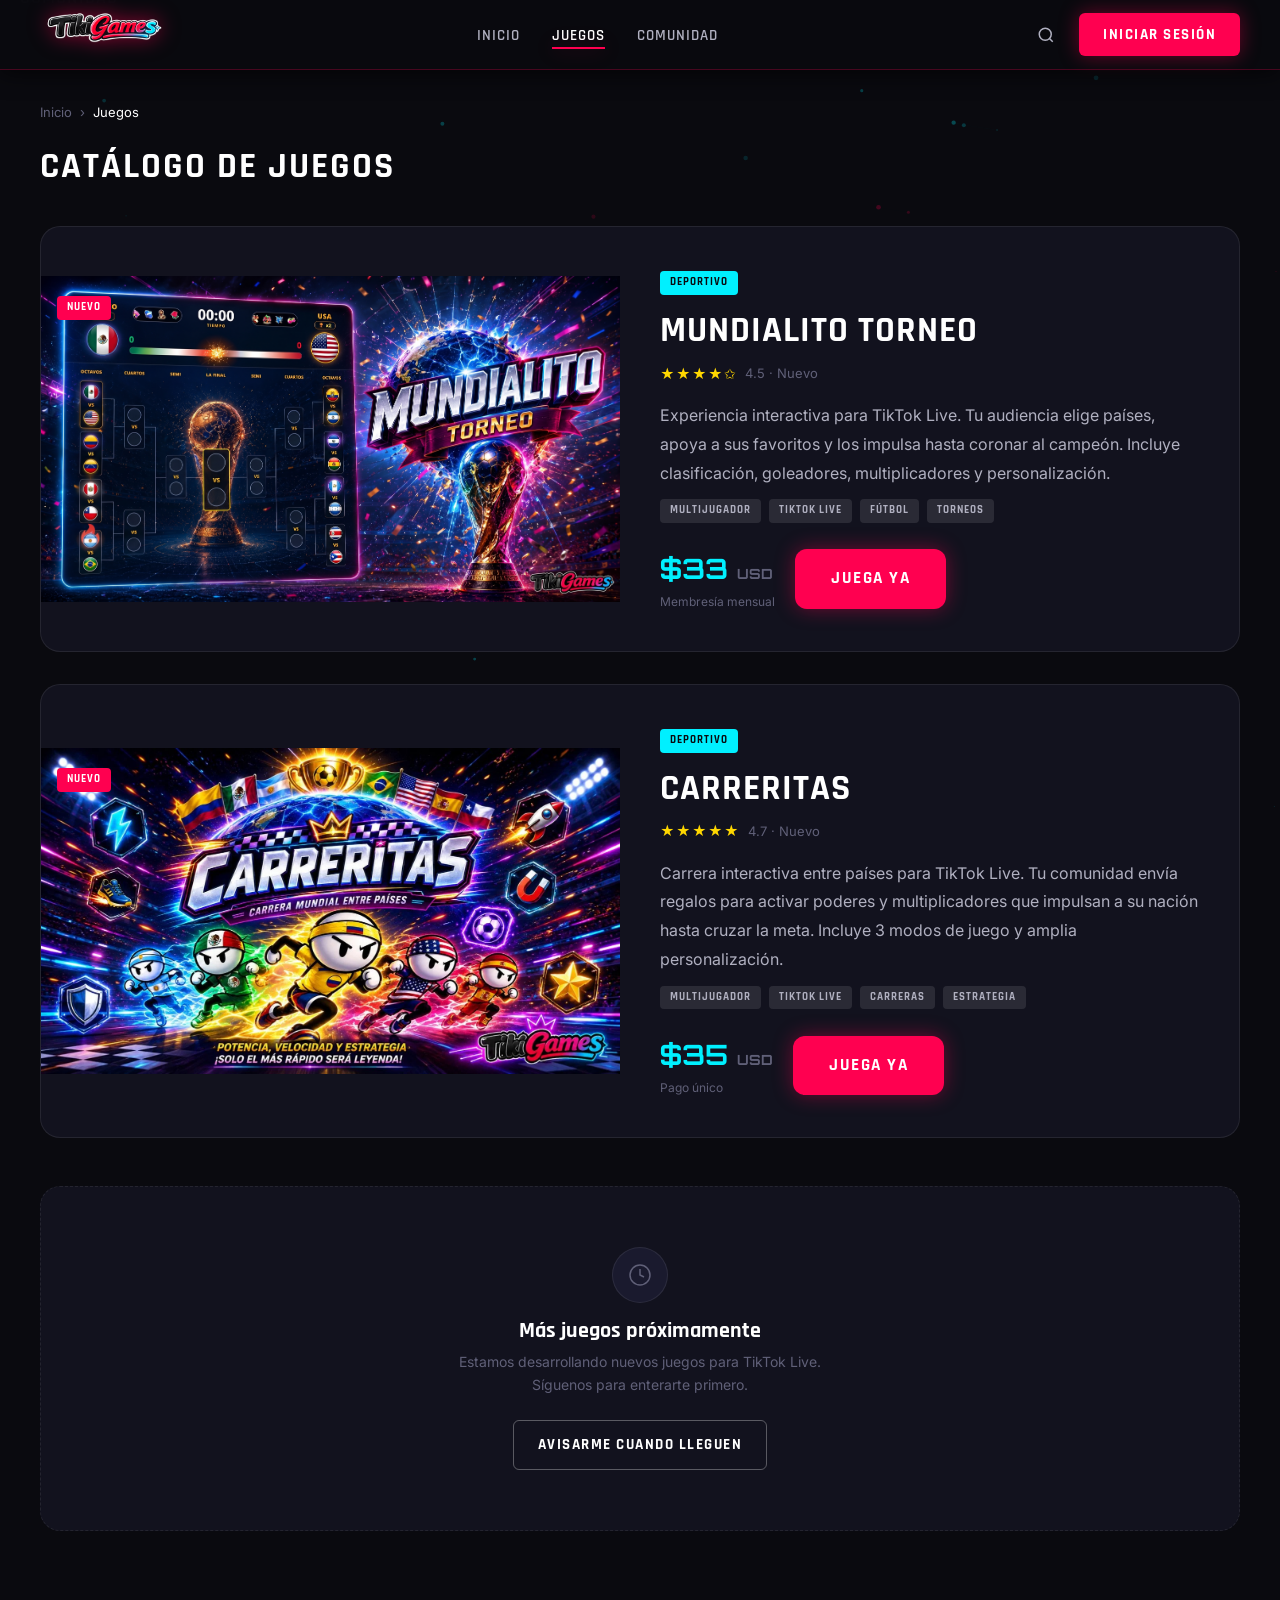
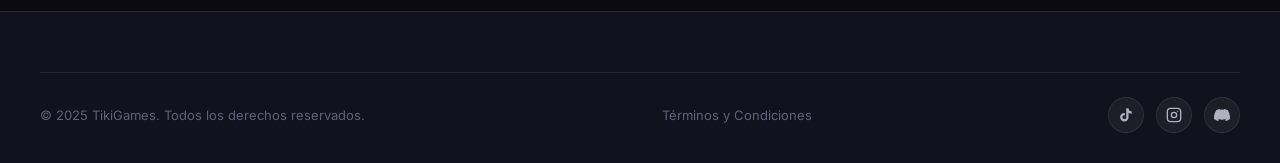
<file: pages/catalogo.html>
<!DOCTYPE html>
<html lang="es">
<head>
  <meta charset="UTF-8" />
  <meta name="viewport" content="width=device-width, initial-scale=1.0" />
  <title>Catálogo de Juegos — TikiGames</title>
    <link rel="stylesheet" href="../css/base.css?v=17" />
  <link rel="stylesheet" href="../css/navbar.css?v=17" />
  <link rel="stylesheet" href="../css/components.css?v=17" />
  <link rel="stylesheet" href="../css/animations.css?v=17" />
  <link rel="icon" href="../favicon.ico?v=17" sizes="any" />
  <link rel="icon" type="image/png" href="../imagenes/logo/favicon.png?v=17" />
  <link rel="apple-touch-icon" href="../imagenes/logo/apple-touch-icon.png?v=17" />
  <meta property="og:type" content="website" />
  <meta property="og:url" content="https://tikigames.shop/pages/catalogo.html" />
  <meta property="og:image" content="https://tikigames.shop/imagenes/logo/og-image.png" />
  <meta property="og:image:width" content="1200" />
  <meta property="og:image:height" content="630" />
  <meta name="twitter:card" content="summary_large_image" />
  <meta name="twitter:image" content="https://tikigames.shop/imagenes/logo/og-image.png" />
</head>
<body>

<canvas id="particles-canvas"></canvas>

<!-- NAVBAR -->
<nav class="navbar">
  <a href="../index.html" class="nav-logo">
    <img src="../imagenes/logo/logo.png" alt="TikiGames" />
  </a>
  <ul class="nav-links">
    <li><a href="../index.html">Inicio</a></li>
    <li><a href="catalogo.html" class="active">Juegos</a></li>
    <li><a href="comunidad.html">Comunidad</a></li>
  </ul>
  <div class="nav-actions">
    <button class="nav-search-btn" data-search-open>
      <svg width="18" height="18" viewBox="0 0 24 24" fill="none" stroke="currentColor" stroke-width="2"><circle cx="11" cy="11" r="8"/><path d="m21 21-4.35-4.35"/></svg>
    </button>
    <button class="btn btn-primary" onclick="openModal('modal-login')">Iniciar Sesión</button>
  </div>
  <button class="hamburger"><span></span><span></span><span></span></button>
</nav>

<div class="mobile-nav">
  <a href="../index.html">Inicio</a>
  <a href="catalogo.html">Juegos</a>
  <a href="comunidad.html">Comunidad</a>
</div>

<div style="padding-top:70px;">
  <div style="max-width:1400px;margin:0 auto;padding:32px 40px 0;">

    <!-- Breadcrumb -->
    <div style="display:flex;align-items:center;gap:8px;color:var(--text-dim);font-size:13px;margin-bottom:24px;">
      <a href="../index.html" style="color:var(--text-dim);transition:var(--transition);" onmouseover="this.style.color='var(--cyan)'" onmouseout="this.style.color='var(--text-dim)'">Inicio</a>
      <span>›</span>
      <span style="color:var(--text-white);">Juegos</span>
    </div>

    <div style="display:flex;align-items:center;justify-content:space-between;flex-wrap:wrap;gap:16px;margin-bottom:40px;">
      <h1 style="font-family:'Rajdhani',sans-serif;font-size:36px;font-weight:700;letter-spacing:2px;text-transform:uppercase;">
        Catálogo de Juegos
      </h1>
    </div>
  </div>

  <!-- Single game — Mundialito Torneo -->
  <div style="max-width:1400px;margin:0 auto;padding:0 40px 80px;">

    <div style="display:grid;grid-template-columns:1fr 1fr;gap:40px;align-items:center;background:var(--bg-secondary);border:1px solid var(--border);border-radius:var(--radius-lg);overflow:hidden;" class="reveal game-card" data-cat="deportivo">
      <a href="juego.html" style="position:relative;overflow:hidden;display:block;cursor:pointer;">
        <img src="../imagenes/juegos/mundialito_torneo.jpg" alt="Mundialito Torneo"
          style="width:100%;aspect-ratio:16/9;object-fit:cover;display:block;transition:var(--transition);"
          onmouseover="this.style.transform='scale(1.04)'"
          onmouseout="this.style.transform='scale(1)'" />
        <div style="position:absolute;top:16px;left:16px;">
          <span class="badge badge-red">NUEVO</span>
        </div>
      </a>
      <div style="padding:40px 40px 40px 0;">
        <span class="badge badge-cyan" style="margin-bottom:16px;display:inline-block;">DEPORTIVO</span>
        <h2 style="font-family:'Rajdhani',sans-serif;font-size:36px;font-weight:700;letter-spacing:1px;margin-bottom:12px;">MUNDIALITO TORNEO</h2>
        <div style="display:flex;align-items:center;gap:8px;margin-bottom:16px;">
          <span class="stars">★★★★✩</span>
          <span style="color:var(--text-dim);font-size:13px;">4.5 · Nuevo</span>
        </div>
        <p style="color:var(--text-gray);line-height:1.8;margin-bottom:12px;">Experiencia interactiva para TikTok Live. Tu audiencia elige países, apoya a sus favoritos y los impulsa hasta coronar al campeón. Incluye clasificación, goleadores, multiplicadores y personalización.</p>
        <div style="display:flex;gap:8px;margin-bottom:24px;flex-wrap:wrap;">
          <span class="badge badge-gray">Multijugador</span>
          <span class="badge badge-gray">TikTok Live</span>
          <span class="badge badge-gray">Fútbol</span>
          <span class="badge badge-gray">Torneos</span>
        </div>
        <div style="display:flex;align-items:center;gap:20px;flex-wrap:wrap;">
          <div style="display:flex;flex-direction:column;">
            <div style="font-family:'Orbitron',monospace;font-size:28px;font-weight:700;color:var(--cyan);">$33 <span style="font-size:14px;color:var(--text-dim);">USD</span></div>
            <span style="font-size:12px;color:var(--text-dim);">Membresía mensual</span>
          </div>
          <a href="juego.html" class="btn btn-primary btn-lg">Juega Ya</a>
        </div>
      </div>
    </div>

    <!-- Second game — Carreritas -->
    <div style="display:grid;grid-template-columns:1fr 1fr;gap:40px;align-items:center;background:var(--bg-secondary);border:1px solid var(--border);border-radius:var(--radius-lg);overflow:hidden;margin-top:32px;" class="reveal game-card" data-cat="deportivo">
      <a href="carreritas.html" style="position:relative;overflow:hidden;display:block;cursor:pointer;">
        <img src="../imagenes/juegos/carreritas_1_portada.jpg" alt="Carreritas"
          style="width:100%;aspect-ratio:16/9;object-fit:cover;display:block;transition:var(--transition);"
          onmouseover="this.style.transform='scale(1.04)'"
          onmouseout="this.style.transform='scale(1)'" />
        <div style="position:absolute;top:16px;left:16px;">
          <span class="badge badge-red">NUEVO</span>
        </div>
      </a>
      <div style="padding:40px 40px 40px 0;">
        <span class="badge badge-cyan" style="margin-bottom:16px;display:inline-block;">DEPORTIVO</span>
        <h2 style="font-family:'Rajdhani',sans-serif;font-size:36px;font-weight:700;letter-spacing:1px;margin-bottom:12px;">CARRERITAS</h2>
        <div style="display:flex;align-items:center;gap:8px;margin-bottom:16px;">
          <span class="stars">★★★★★</span>
          <span style="color:var(--text-dim);font-size:13px;">4.7 · Nuevo</span>
        </div>
        <p style="color:var(--text-gray);line-height:1.8;margin-bottom:12px;">Carrera interactiva entre países para TikTok Live. Tu comunidad envía regalos para activar poderes y multiplicadores que impulsan a su nación hasta cruzar la meta. Incluye 3 modos de juego y amplia personalización.</p>
        <div style="display:flex;gap:8px;margin-bottom:24px;flex-wrap:wrap;">
          <span class="badge badge-gray">Multijugador</span>
          <span class="badge badge-gray">TikTok Live</span>
          <span class="badge badge-gray">Carreras</span>
          <span class="badge badge-gray">Estrategia</span>
        </div>
        <div style="display:flex;align-items:center;gap:20px;flex-wrap:wrap;">
          <div style="display:flex;flex-direction:column;">
            <div style="font-family:'Orbitron',monospace;font-size:28px;font-weight:700;color:var(--cyan);">$35 <span style="font-size:14px;color:var(--text-dim);">USD</span></div>
            <span style="font-size:12px;color:var(--text-dim);">Pago único</span>
          </div>
          <a href="carreritas.html" class="btn btn-primary btn-lg">Juega Ya</a>
        </div>
      </div>
    </div>

    <!-- Próximamente -->
    <div class="reveal" style="margin-top:48px;text-align:center;padding:60px 20px;background:var(--bg-secondary);border:1px dashed var(--border);border-radius:var(--radius-lg);">
      <div style="width:56px;height:56px;border-radius:50%;background:var(--bg-card);border:1px solid var(--border);display:flex;align-items:center;justify-content:center;margin:0 auto 16px;">
        <svg width="24" height="24" viewBox="0 0 24 24" fill="none" stroke="var(--text-dim)" stroke-width="1.5"><circle cx="12" cy="12" r="10"/><path d="M12 6v6l4 2"/></svg>
      </div>
      <h3 style="font-family:'Rajdhani',sans-serif;font-size:22px;font-weight:700;margin-bottom:8px;">Más juegos próximamente</h3>
      <p style="color:var(--text-dim);font-size:14px;max-width:380px;margin:0 auto 24px;">Estamos desarrollando nuevos juegos para TikTok Live. Síguenos para enterarte primero.</p>
      <a href="comunidad.html" class="btn btn-outline">Avisarme cuando lleguen</a>
    </div>

  </div>
</div>

<!-- FOOTER -->
<footer class="footer">
  <div class="footer-bottom" style="max-width:1400px;margin:0 auto;padding-top:24px;border-top:1px solid var(--border);display:flex;justify-content:space-between;align-items:center;">
    <p style="color:var(--text-dim);font-size:13px;">© 2025 TikiGames. Todos los derechos reservados.</p>
    <a href="terminos.html" style="color:var(--text-dim);font-size:13px;transition:0.3s;" onmouseover="this.style.color='var(--cyan)'" onmouseout="this.style.color='var(--text-dim)'">Términos y Condiciones</a>
    <div class="social-links">
      <a class="social-btn" href="https://www.tiktok.com/@tikigames_shop?_r=1&_t=ZS-99DNceeyNfg" target="_blank" title="TikTok">
        <svg width="16" height="16" viewBox="0 0 24 24" fill="currentColor"><path d="M19.59 6.69a4.83 4.83 0 0 1-3.77-4.25V2h-3.45v13.67a2.89 2.89 0 0 1-2.88 2.5 2.89 2.89 0 0 1-2.89-2.89 2.89 2.89 0 0 1 2.89-2.89c.28 0 .54.04.79.1V9.01a6.33 6.33 0 0 0-.79-.05 6.34 6.34 0 0 0-6.34 6.34 6.34 6.34 0 0 0 6.34 6.34 6.34 6.34 0 0 0 6.33-6.34V8.69a8.18 8.18 0 0 0 4.78 1.52V6.76a4.85 4.85 0 0 1-1.01-.07z"/></svg>
      </a>
      <a class="social-btn" href="#" title="Instagram">
        <svg width="16" height="16" viewBox="0 0 24 24" fill="none" stroke="currentColor" stroke-width="2"><rect x="2" y="2" width="20" height="20" rx="5"/><circle cx="12" cy="12" r="4"/><circle cx="17.5" cy="6.5" r="1" fill="currentColor" stroke="none"/></svg>
      </a>
      <a class="social-btn" href="https://discord.gg/FN569qsh2X" target="_blank" title="Discord">
        <svg width="16" height="16" viewBox="0 0 24 24" fill="currentColor"><path d="M20.317 4.37a19.791 19.791 0 0 0-4.885-1.515.074.074 0 0 0-.079.037c-.21.375-.444.864-.608 1.25a18.27 18.27 0 0 0-5.487 0 12.64 12.64 0 0 0-.617-1.25.077.077 0 0 0-.079-.037A19.736 19.736 0 0 0 3.677 4.37a.07.07 0 0 0-.032.027C.533 9.046-.32 13.58.099 18.057a.082.082 0 0 0 .031.057 19.9 19.9 0 0 0 5.993 3.03.078.078 0 0 0 .084-.028c.462-.63.874-1.295 1.226-1.994a.076.076 0 0 0-.041-.106 13.107 13.107 0 0 1-1.872-.892.077.077 0 0 1-.008-.128 10.2 10.2 0 0 0 .372-.292.074.074 0 0 1 .077-.01c3.928 1.793 8.18 1.793 12.062 0a.074.074 0 0 1 .078.01c.12.098.246.198.373.292a.077.077 0 0 1-.006.127 12.299 12.299 0 0 1-1.873.892.077.077 0 0 0-.041.107c.36.698.772 1.362 1.225 1.993a.076.076 0 0 0 .084.028 19.839 19.839 0 0 0 6.002-3.03.077.077 0 0 0 .032-.054c.5-5.177-.838-9.674-3.549-13.66a.061.061 0 0 0-.031-.03z"/></svg>
      </a>
    </div>
  </div>
</footer>

<!-- MODAL LOGIN -->
<div class="modal-overlay" id="modal-login">
  <div class="modal">
    <button class="modal-close" onclick="closeModal('modal-login')">✕</button>
    <h2>Iniciar Sesión</h2>
    <p class="subtitle">Bienvenido de vuelta a TikiGames</p>
    <div class="form-group"><label>Correo electrónico</label><input type="email" class="form-control" placeholder="tu@correo.com" /></div>
    <div class="form-group"><label>Contraseña</label><input type="password" class="form-control" placeholder="••••••••" /></div>
    <button class="btn btn-primary" style="width:100%;justify-content:center;" onclick="closeModal('modal-login');showToast('Bienvenido','Sesión iniciada','')">Entrar</button>
  </div>
</div>

<!-- SEARCH OVERLAY -->
<div class="search-overlay" id="search-overlay">
  <button data-search-close style="position:absolute;top:30px;right:40px;font-size:28px;color:var(--text-gray);">✕</button>
  <div class="search-input-wrap">
    <input class="search-big" type="text" placeholder="Buscar juegos..." />
    <span class="search-big-icon"><svg width="22" height="22" viewBox="0 0 24 24" fill="none" stroke="currentColor" stroke-width="2"><circle cx="11" cy="11" r="8"/><path d="m21 21-4.35-4.35"/></svg></span>
  </div>
</div>

<script src="../js/navbar.js?v=17"></script>
<script src="../js/search.js?v=17"></script>
<script src="../js/animations.js?v=17"></script>
<script src="../js/ui.js?v=17"></script>
<script src="../js/lang.js?v=17"></script>
<script>
// Leer categoría de URL y mostrar banner de filtro activo
(function() {
  const params = new URLSearchParams(location.search);
  const cat    = params.get('cat');
  if (!cat) return;

  const labels = {
    deportivo:  'Deportivo',
    accion:     'Acción',
    aventura:   'Aventura',
    estrategia: 'Estrategia',
    pvp:        'PVP',
    party:      'Party Games',
    casuales:   'Casuales',
  };
  const label = labels[cat] || cat;

  // Insertar banner de filtro activo
  const banner = document.createElement('div');
  banner.style.cssText = 'background:rgba(255,0,80,0.08);border:1px solid rgba(255,0,80,0.25);border-radius:8px;padding:12px 20px;margin-bottom:24px;display:flex;align-items:center;justify-content:space-between;gap:12px;';
  banner.innerHTML = `
    <span style="font-family:'Rajdhani',sans-serif;font-size:15px;font-weight:600;color:white;">
      Mostrando juegos de categoría: <span style="color:var(--red);">${label}</span>
    </span>
    <a href="catalogo.html" style="font-size:13px;color:var(--text-dim);font-family:'Rajdhani',sans-serif;font-weight:600;text-decoration:none;" onmouseover="this.style.color='var(--cyan)'" onmouseout="this.style.color='var(--text-dim)'">Limpiar filtro ✕</a>
  `;
  // Insert after the page heading
  const heading = document.querySelector('h1');
  if (heading) heading.insertAdjacentElement('afterend', banner);

  // Filter visible game cards by data-cat attribute
  document.querySelectorAll('.game-card[data-cat]').forEach(card => {
    card.style.display = card.dataset.cat === cat ? '' : 'none';
  });
})();
</script>
</body>
</html>
</file>
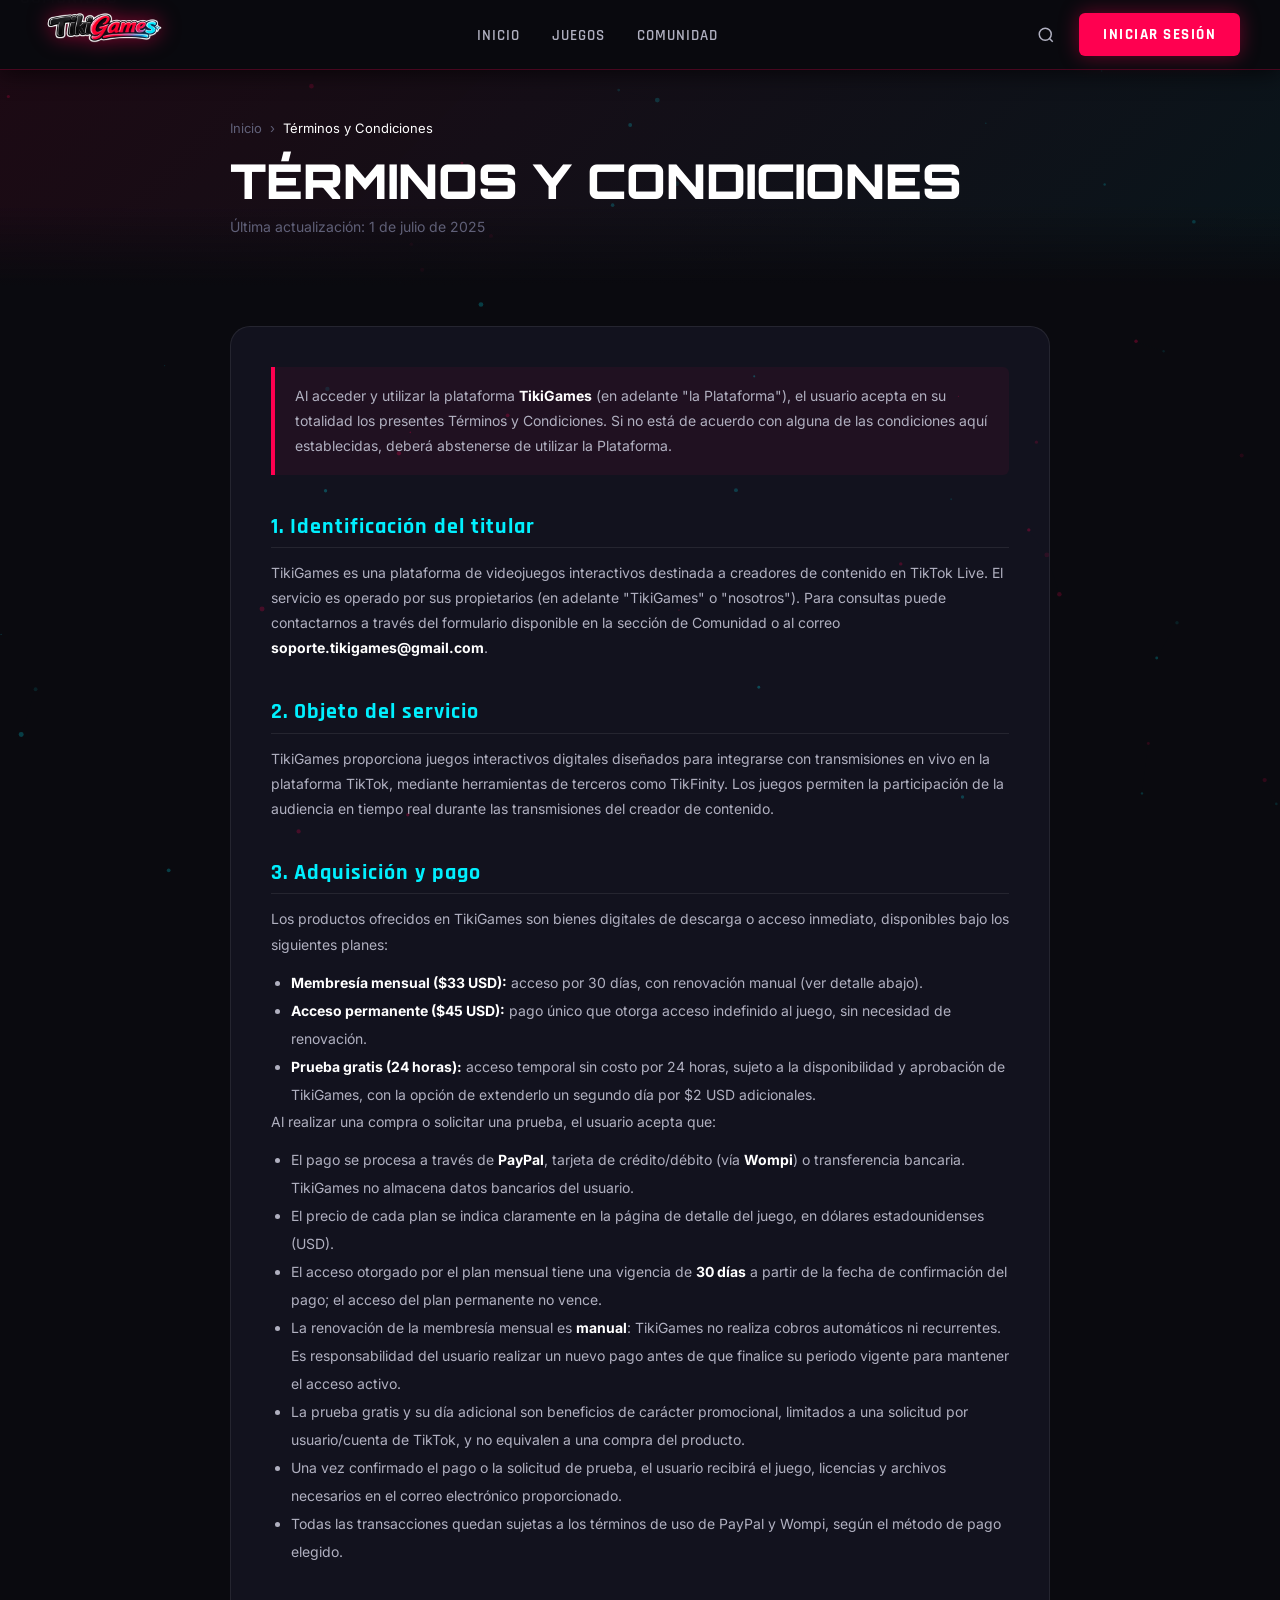
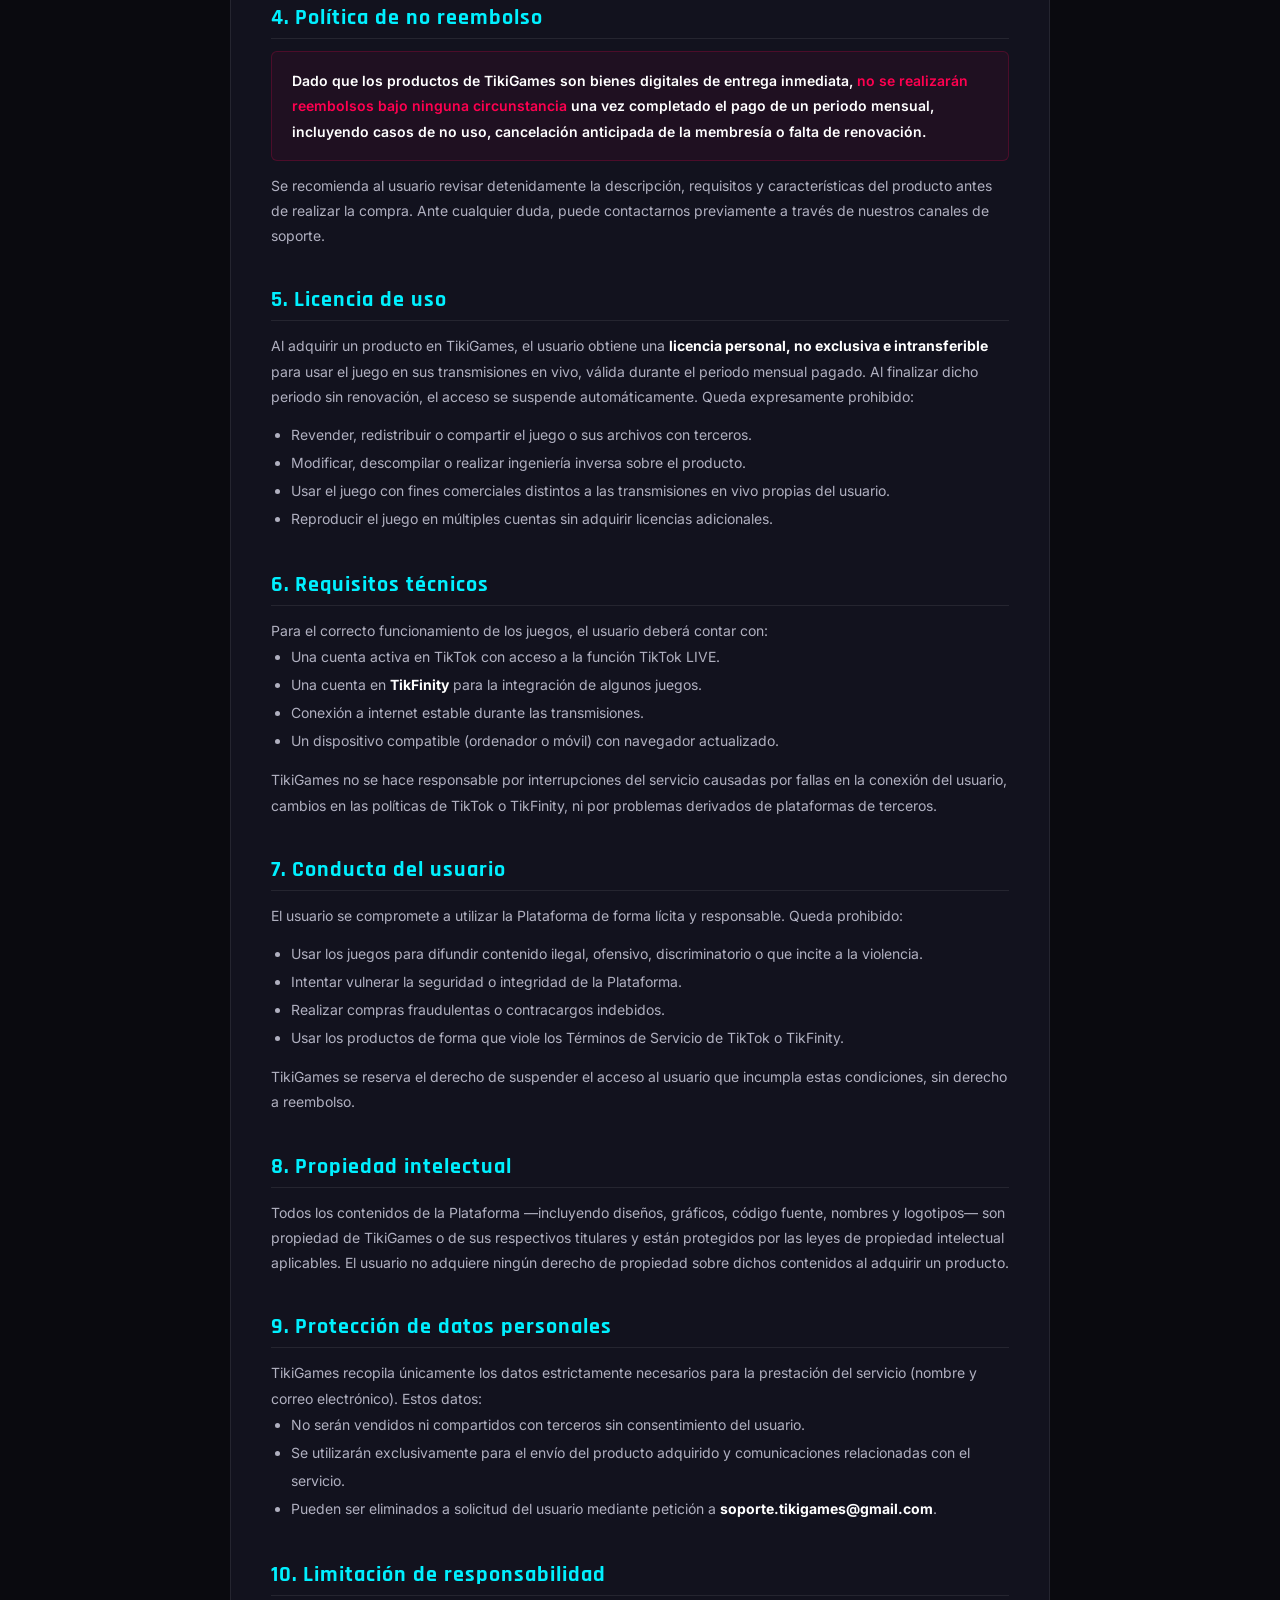
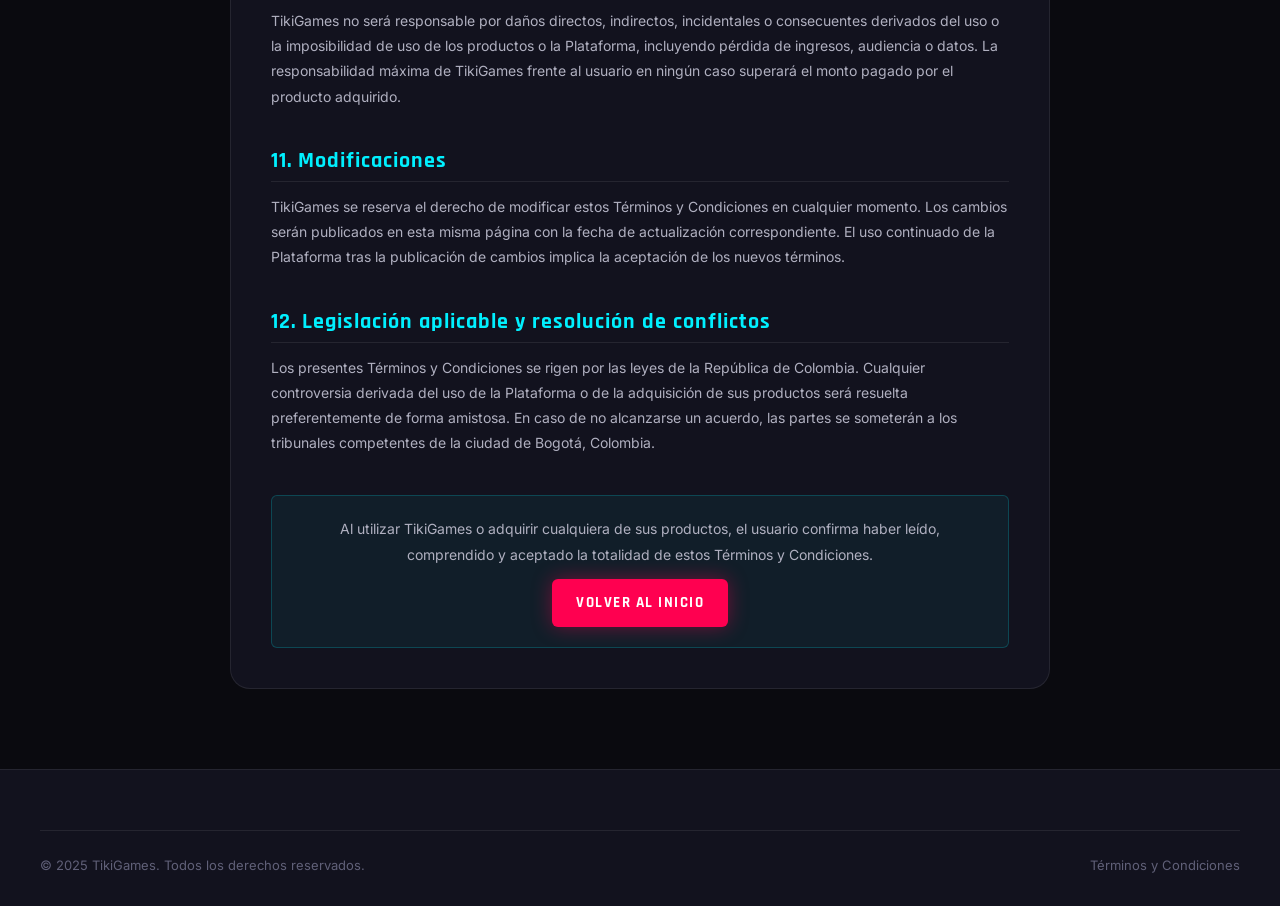
<file: pages/terminos.html>
<!DOCTYPE html>
<html lang="es">
<head>
  <meta charset="UTF-8" />
  <meta name="viewport" content="width=device-width, initial-scale=1.0" />
  <title>Términos y Condiciones — TikiGames</title>
  <link rel="stylesheet" href="../css/base.css?v=17" />
  <link rel="stylesheet" href="../css/navbar.css?v=17" />
  <link rel="stylesheet" href="../css/components.css?v=17" />
  <link rel="stylesheet" href="../css/animations.css?v=17" />
  <link rel="icon" href="../favicon.ico?v=17" sizes="any" />
  <link rel="icon" type="image/png" href="../imagenes/logo/favicon.png?v=17" />
  <link rel="apple-touch-icon" href="../imagenes/logo/apple-touch-icon.png?v=17" />
  <meta property="og:type" content="website" />
  <meta property="og:url" content="https://tikigames.shop/pages/terminos.html" />
  <meta property="og:image" content="https://tikigames.shop/imagenes/logo/og-image.png" />
  <meta property="og:image:width" content="1200" />
  <meta property="og:image:height" content="630" />
  <meta name="twitter:card" content="summary_large_image" />
  <meta name="twitter:image" content="https://tikigames.shop/imagenes/logo/og-image.png" />
</head>
<body>

<canvas id="particles-canvas"></canvas>

<!-- NAVBAR -->
<nav class="navbar">
  <a href="../index.html" class="nav-logo">
    <img src="../imagenes/logo/logo.png" alt="TikiGames" />
  </a>
  <ul class="nav-links">
    <li><a href="../index.html">Inicio</a></li>
    <li><a href="catalogo.html">Juegos</a></li>
    <li><a href="comunidad.html">Comunidad</a></li>
  </ul>
  <div class="nav-actions">
    <button class="nav-search-btn" data-search-open>
      <svg width="18" height="18" viewBox="0 0 24 24" fill="none" stroke="currentColor" stroke-width="2"><circle cx="11" cy="11" r="8"/><path d="m21 21-4.35-4.35"/></svg>
    </button>
    <button class="btn btn-primary" onclick="openModal('modal-login')">Iniciar Sesión</button>
  </div>
  <button class="hamburger"><span></span><span></span><span></span></button>
</nav>

<div class="mobile-nav">
  <a href="../index.html">Inicio</a>
  <a href="catalogo.html">Juegos</a>
  <a href="comunidad.html">Comunidad</a>
</div>

<!-- HERO -->
<div style="padding-top:70px;position:relative;overflow:hidden;min-height:220px;display:flex;align-items:center;">
  <div style="position:absolute;inset:0;background:linear-gradient(135deg,rgba(255,0,80,0.08),rgba(0,240,255,0.05));"></div>
  <div style="position:absolute;bottom:0;left:0;right:0;height:80px;background:linear-gradient(to top,var(--bg-primary),transparent);"></div>
  <div style="position:relative;z-index:1;max-width:900px;margin:0 auto;padding:48px 40px;width:100%;">
    <div style="display:flex;align-items:center;gap:8px;color:var(--text-dim);font-size:13px;margin-bottom:16px;">
      <a href="../index.html" style="color:var(--text-dim);transition:var(--transition);" onmouseover="this.style.color='var(--cyan)'" onmouseout="this.style.color='var(--text-dim)'">Inicio</a>
      <span>›</span>
      <span style="color:var(--text-white);">Términos y Condiciones</span>
    </div>
    <h1 style="font-family:'Orbitron',monospace;font-size:clamp(24px,4vw,48px);font-weight:900;margin-bottom:8px;">TÉRMINOS Y CONDICIONES</h1>
    <p style="color:var(--text-dim);font-size:14px;">Última actualización: 1 de julio de 2025</p>
  </div>
</div>

<!-- CONTENT -->
<div style="max-width:900px;margin:0 auto;padding:40px 40px 80px;">

  <div style="background:var(--bg-secondary);border:1px solid var(--border);border-radius:var(--radius-lg);padding:40px;display:flex;flex-direction:column;gap:40px;">

    <!-- Intro -->
    <div style="background:rgba(255,0,80,0.06);border-left:4px solid var(--red);border-radius:0 var(--radius-sm) var(--radius-sm) 0;padding:16px 20px;">
      <p style="color:var(--text-gray);font-size:14px;line-height:1.8;">
        Al acceder y utilizar la plataforma <strong style="color:white;">TikiGames</strong> (en adelante "la Plataforma"), el usuario acepta en su totalidad los presentes Términos y Condiciones. Si no está de acuerdo con alguna de las condiciones aquí establecidas, deberá abstenerse de utilizar la Plataforma.
      </p>
    </div>

    <!-- Secciones -->
    <section>
      <h2 style="font-family:'Rajdhani',sans-serif;font-size:22px;font-weight:700;letter-spacing:1px;color:var(--cyan);margin-bottom:12px;padding-bottom:8px;border-bottom:1px solid var(--border);">1. Identificación del titular</h2>
      <p style="color:var(--text-gray);line-height:1.8;font-size:14px;">TikiGames es una plataforma de videojuegos interactivos destinada a creadores de contenido en TikTok Live. El servicio es operado por sus propietarios (en adelante "TikiGames" o "nosotros"). Para consultas puede contactarnos a través del formulario disponible en la sección de Comunidad o al correo <strong style="color:white;">soporte.tikigames@gmail.com</strong>.</p>
    </section>

    <section>
      <h2 style="font-family:'Rajdhani',sans-serif;font-size:22px;font-weight:700;letter-spacing:1px;color:var(--cyan);margin-bottom:12px;padding-bottom:8px;border-bottom:1px solid var(--border);">2. Objeto del servicio</h2>
      <p style="color:var(--text-gray);line-height:1.8;font-size:14px;">TikiGames proporciona juegos interactivos digitales diseñados para integrarse con transmisiones en vivo en la plataforma TikTok, mediante herramientas de terceros como TikFinity. Los juegos permiten la participación de la audiencia en tiempo real durante las transmisiones del creador de contenido.</p>
    </section>

    <section>
      <h2 style="font-family:'Rajdhani',sans-serif;font-size:22px;font-weight:700;letter-spacing:1px;color:var(--cyan);margin-bottom:12px;padding-bottom:8px;border-bottom:1px solid var(--border);">3. Adquisición y pago</h2>
      <p style="color:var(--text-gray);line-height:1.8;font-size:14px;margin-bottom:12px;">Los productos ofrecidos en TikiGames son bienes digitales de descarga o acceso inmediato, disponibles bajo los siguientes planes:</p>
      <ul style="color:var(--text-gray);font-size:14px;line-height:2;padding-left:20px;list-style:disc;">
        <li><strong style="color:white;">Membresía mensual ($33 USD):</strong> acceso por 30 días, con renovación manual (ver detalle abajo).</li>
        <li><strong style="color:white;">Acceso permanente ($45 USD):</strong> pago único que otorga acceso indefinido al juego, sin necesidad de renovación.</li>
        <li><strong style="color:white;">Prueba gratis (24 horas):</strong> acceso temporal sin costo por 24 horas, sujeto a la disponibilidad y aprobación de TikiGames, con la opción de extenderlo un segundo día por $2 USD adicionales.</li>
      </ul>
      <p style="color:var(--text-gray);line-height:1.8;font-size:14px;margin-bottom:12px;">Al realizar una compra o solicitar una prueba, el usuario acepta que:</p>
      <ul style="color:var(--text-gray);font-size:14px;line-height:2;padding-left:20px;list-style:disc;">
        <li>El pago se procesa a través de <strong style="color:white;">PayPal</strong>, tarjeta de crédito/débito (vía <strong style="color:white;">Wompi</strong>) o transferencia bancaria. TikiGames no almacena datos bancarios del usuario.</li>
        <li>El precio de cada plan se indica claramente en la página de detalle del juego, en dólares estadounidenses (USD).</li>
        <li>El acceso otorgado por el plan mensual tiene una vigencia de <strong style="color:white;">30 días</strong> a partir de la fecha de confirmación del pago; el acceso del plan permanente no vence.</li>
        <li>La renovación de la membresía mensual es <strong style="color:white;">manual</strong>: TikiGames no realiza cobros automáticos ni recurrentes. Es responsabilidad del usuario realizar un nuevo pago antes de que finalice su periodo vigente para mantener el acceso activo.</li>
        <li>La prueba gratis y su día adicional son beneficios de carácter promocional, limitados a una solicitud por usuario/cuenta de TikTok, y no equivalen a una compra del producto.</li>
        <li>Una vez confirmado el pago o la solicitud de prueba, el usuario recibirá el juego, licencias y archivos necesarios en el correo electrónico proporcionado.</li>
        <li>Todas las transacciones quedan sujetas a los términos de uso de PayPal y Wompi, según el método de pago elegido.</li>
      </ul>
    </section>

    <section>
      <h2 style="font-family:'Rajdhani',sans-serif;font-size:22px;font-weight:700;letter-spacing:1px;color:var(--cyan);margin-bottom:12px;padding-bottom:8px;border-bottom:1px solid var(--border);">4. Política de no reembolso</h2>
      <div style="background:rgba(255,0,80,0.06);border:1px solid rgba(255,0,80,0.2);border-radius:var(--radius-sm);padding:16px 20px;margin-bottom:12px;">
        <p style="color:var(--text-white);font-size:14px;line-height:1.8;font-weight:600;">Dado que los productos de TikiGames son bienes digitales de entrega inmediata, <span style="color:var(--red);">no se realizarán reembolsos bajo ninguna circunstancia</span> una vez completado el pago de un periodo mensual, incluyendo casos de no uso, cancelación anticipada de la membresía o falta de renovación.</p>
      </div>
      <p style="color:var(--text-gray);font-size:14px;line-height:1.8;">Se recomienda al usuario revisar detenidamente la descripción, requisitos y características del producto antes de realizar la compra. Ante cualquier duda, puede contactarnos previamente a través de nuestros canales de soporte.</p>
    </section>

    <section>
      <h2 style="font-family:'Rajdhani',sans-serif;font-size:22px;font-weight:700;letter-spacing:1px;color:var(--cyan);margin-bottom:12px;padding-bottom:8px;border-bottom:1px solid var(--border);">5. Licencia de uso</h2>
      <p style="color:var(--text-gray);line-height:1.8;font-size:14px;margin-bottom:12px;">Al adquirir un producto en TikiGames, el usuario obtiene una <strong style="color:white;">licencia personal, no exclusiva e intransferible</strong> para usar el juego en sus transmisiones en vivo, válida durante el periodo mensual pagado. Al finalizar dicho periodo sin renovación, el acceso se suspende automáticamente. Queda expresamente prohibido:</p>
      <ul style="color:var(--text-gray);font-size:14px;line-height:2;padding-left:20px;list-style:disc;">
        <li>Revender, redistribuir o compartir el juego o sus archivos con terceros.</li>
        <li>Modificar, descompilar o realizar ingeniería inversa sobre el producto.</li>
        <li>Usar el juego con fines comerciales distintos a las transmisiones en vivo propias del usuario.</li>
        <li>Reproducir el juego en múltiples cuentas sin adquirir licencias adicionales.</li>
      </ul>
    </section>

    <section>
      <h2 style="font-family:'Rajdhani',sans-serif;font-size:22px;font-weight:700;letter-spacing:1px;color:var(--cyan);margin-bottom:12px;padding-bottom:8px;border-bottom:1px solid var(--border);">6. Requisitos técnicos</h2>
      <p style="color:var(--text-gray);line-height:1.8;font-size:14px;">Para el correcto funcionamiento de los juegos, el usuario deberá contar con:</p>
      <ul style="color:var(--text-gray);font-size:14px;line-height:2;padding-left:20px;list-style:disc;">
        <li>Una cuenta activa en TikTok con acceso a la función TikTok LIVE.</li>
        <li>Una cuenta en <strong style="color:white;">TikFinity</strong> para la integración de algunos juegos.</li>
        <li>Conexión a internet estable durante las transmisiones.</li>
        <li>Un dispositivo compatible (ordenador o móvil) con navegador actualizado.</li>
      </ul>
      <p style="color:var(--text-gray);line-height:1.8;font-size:14px;margin-top:12px;">TikiGames no se hace responsable por interrupciones del servicio causadas por fallas en la conexión del usuario, cambios en las políticas de TikTok o TikFinity, ni por problemas derivados de plataformas de terceros.</p>
    </section>

    <section>
      <h2 style="font-family:'Rajdhani',sans-serif;font-size:22px;font-weight:700;letter-spacing:1px;color:var(--cyan);margin-bottom:12px;padding-bottom:8px;border-bottom:1px solid var(--border);">7. Conducta del usuario</h2>
      <p style="color:var(--text-gray);line-height:1.8;font-size:14px;margin-bottom:12px;">El usuario se compromete a utilizar la Plataforma de forma lícita y responsable. Queda prohibido:</p>
      <ul style="color:var(--text-gray);font-size:14px;line-height:2;padding-left:20px;list-style:disc;">
        <li>Usar los juegos para difundir contenido ilegal, ofensivo, discriminatorio o que incite a la violencia.</li>
        <li>Intentar vulnerar la seguridad o integridad de la Plataforma.</li>
        <li>Realizar compras fraudulentas o contracargos indebidos.</li>
        <li>Usar los productos de forma que viole los Términos de Servicio de TikTok o TikFinity.</li>
      </ul>
      <p style="color:var(--text-gray);line-height:1.8;font-size:14px;margin-top:12px;">TikiGames se reserva el derecho de suspender el acceso al usuario que incumpla estas condiciones, sin derecho a reembolso.</p>
    </section>

    <section>
      <h2 style="font-family:'Rajdhani',sans-serif;font-size:22px;font-weight:700;letter-spacing:1px;color:var(--cyan);margin-bottom:12px;padding-bottom:8px;border-bottom:1px solid var(--border);">8. Propiedad intelectual</h2>
      <p style="color:var(--text-gray);line-height:1.8;font-size:14px;">Todos los contenidos de la Plataforma —incluyendo diseños, gráficos, código fuente, nombres y logotipos— son propiedad de TikiGames o de sus respectivos titulares y están protegidos por las leyes de propiedad intelectual aplicables. El usuario no adquiere ningún derecho de propiedad sobre dichos contenidos al adquirir un producto.</p>
    </section>

    <section>
      <h2 style="font-family:'Rajdhani',sans-serif;font-size:22px;font-weight:700;letter-spacing:1px;color:var(--cyan);margin-bottom:12px;padding-bottom:8px;border-bottom:1px solid var(--border);">9. Protección de datos personales</h2>
      <p style="color:var(--text-gray);line-height:1.8;font-size:14px;">TikiGames recopila únicamente los datos estrictamente necesarios para la prestación del servicio (nombre y correo electrónico). Estos datos:</p>
      <ul style="color:var(--text-gray);font-size:14px;line-height:2;padding-left:20px;list-style:disc;">
        <li>No serán vendidos ni compartidos con terceros sin consentimiento del usuario.</li>
        <li>Se utilizarán exclusivamente para el envío del producto adquirido y comunicaciones relacionadas con el servicio.</li>
        <li>Pueden ser eliminados a solicitud del usuario mediante petición a <strong style="color:white;">soporte.tikigames@gmail.com</strong>.</li>
      </ul>
    </section>

    <section>
      <h2 style="font-family:'Rajdhani',sans-serif;font-size:22px;font-weight:700;letter-spacing:1px;color:var(--cyan);margin-bottom:12px;padding-bottom:8px;border-bottom:1px solid var(--border);">10. Limitación de responsabilidad</h2>
      <p style="color:var(--text-gray);line-height:1.8;font-size:14px;">TikiGames no será responsable por daños directos, indirectos, incidentales o consecuentes derivados del uso o la imposibilidad de uso de los productos o la Plataforma, incluyendo pérdida de ingresos, audiencia o datos. La responsabilidad máxima de TikiGames frente al usuario en ningún caso superará el monto pagado por el producto adquirido.</p>
    </section>

    <section>
      <h2 style="font-family:'Rajdhani',sans-serif;font-size:22px;font-weight:700;letter-spacing:1px;color:var(--cyan);margin-bottom:12px;padding-bottom:8px;border-bottom:1px solid var(--border);">11. Modificaciones</h2>
      <p style="color:var(--text-gray);line-height:1.8;font-size:14px;">TikiGames se reserva el derecho de modificar estos Términos y Condiciones en cualquier momento. Los cambios serán publicados en esta misma página con la fecha de actualización correspondiente. El uso continuado de la Plataforma tras la publicación de cambios implica la aceptación de los nuevos términos.</p>
    </section>

    <section>
      <h2 style="font-family:'Rajdhani',sans-serif;font-size:22px;font-weight:700;letter-spacing:1px;color:var(--cyan);margin-bottom:12px;padding-bottom:8px;border-bottom:1px solid var(--border);">12. Legislación aplicable y resolución de conflictos</h2>
      <p style="color:var(--text-gray);line-height:1.8;font-size:14px;">Los presentes Términos y Condiciones se rigen por las leyes de la República de Colombia. Cualquier controversia derivada del uso de la Plataforma o de la adquisición de sus productos será resuelta preferentemente de forma amistosa. En caso de no alcanzarse un acuerdo, las partes se someterán a los tribunales competentes de la ciudad de Bogotá, Colombia.</p>
    </section>

    <!-- Aceptación -->
    <div style="background:rgba(0,240,255,0.05);border:1px solid rgba(0,240,255,0.2);border-radius:var(--radius-sm);padding:20px 24px;text-align:center;">
      <p style="color:var(--text-gray);font-size:14px;line-height:1.8;margin-bottom:12px;">Al utilizar TikiGames o adquirir cualquiera de sus productos, el usuario confirma haber leído, comprendido y aceptado la totalidad de estos Términos y Condiciones.</p>
      <a href="../index.html" class="btn btn-primary">Volver al inicio</a>
    </div>

  </div>
</div>

<!-- FOOTER -->
<footer class="footer">
  <div class="footer-bottom" style="max-width:1400px;margin:0 auto;padding-top:24px;border-top:1px solid var(--border);display:flex;justify-content:space-between;align-items:center;flex-wrap:wrap;gap:12px;">
    <p style="color:var(--text-dim);font-size:13px;">© 2025 TikiGames. Todos los derechos reservados.</p>
    <a href="terminos.html" style="color:var(--text-dim);font-size:13px;transition:var(--transition);" onmouseover="this.style.color='var(--cyan)'" onmouseout="this.style.color='var(--text-dim)'">Términos y Condiciones</a>
  </div>
</footer>

<!-- SEARCH OVERLAY -->
<div class="search-overlay" id="search-overlay">
  <button data-search-close style="position:absolute;top:30px;right:40px;font-size:28px;color:var(--text-gray);">✕</button>
  <div class="search-input-wrap">
    <input class="search-big" type="text" placeholder="Buscar juegos..." />
    <span class="search-big-icon"><svg width="22" height="22" viewBox="0 0 24 24" fill="none" stroke="currentColor" stroke-width="2"><circle cx="11" cy="11" r="8"/><path d="m21 21-4.35-4.35"/></svg></span>
  </div>
</div>

<!-- MODAL LOGIN -->
<div class="modal-overlay" id="modal-login">
  <div class="modal">
    <button class="modal-close" onclick="closeModal('modal-login')">✕</button>
    <h2>Iniciar Sesión</h2>
    <p class="subtitle">Bienvenido de vuelta a TikiGames</p>
    <div class="form-group"><label>Correo</label><input type="email" class="form-control" placeholder="tu@correo.com" /></div>
    <div class="form-group"><label>Contraseña</label><input type="password" class="form-control" placeholder="••••••••" /></div>
    <button class="btn btn-primary" style="width:100%;justify-content:center;" onclick="closeModal('modal-login')">Entrar</button>
  </div>
</div>

<script src="../js/navbar.js?v=17"></script>
<script src="../js/search.js?v=17"></script>
<script src="../js/animations.js?v=17"></script>
<script src="../js/ui.js?v=17"></script>
<script src="../js/lang.js?v=17"></script>
</body>
</html>
</file>
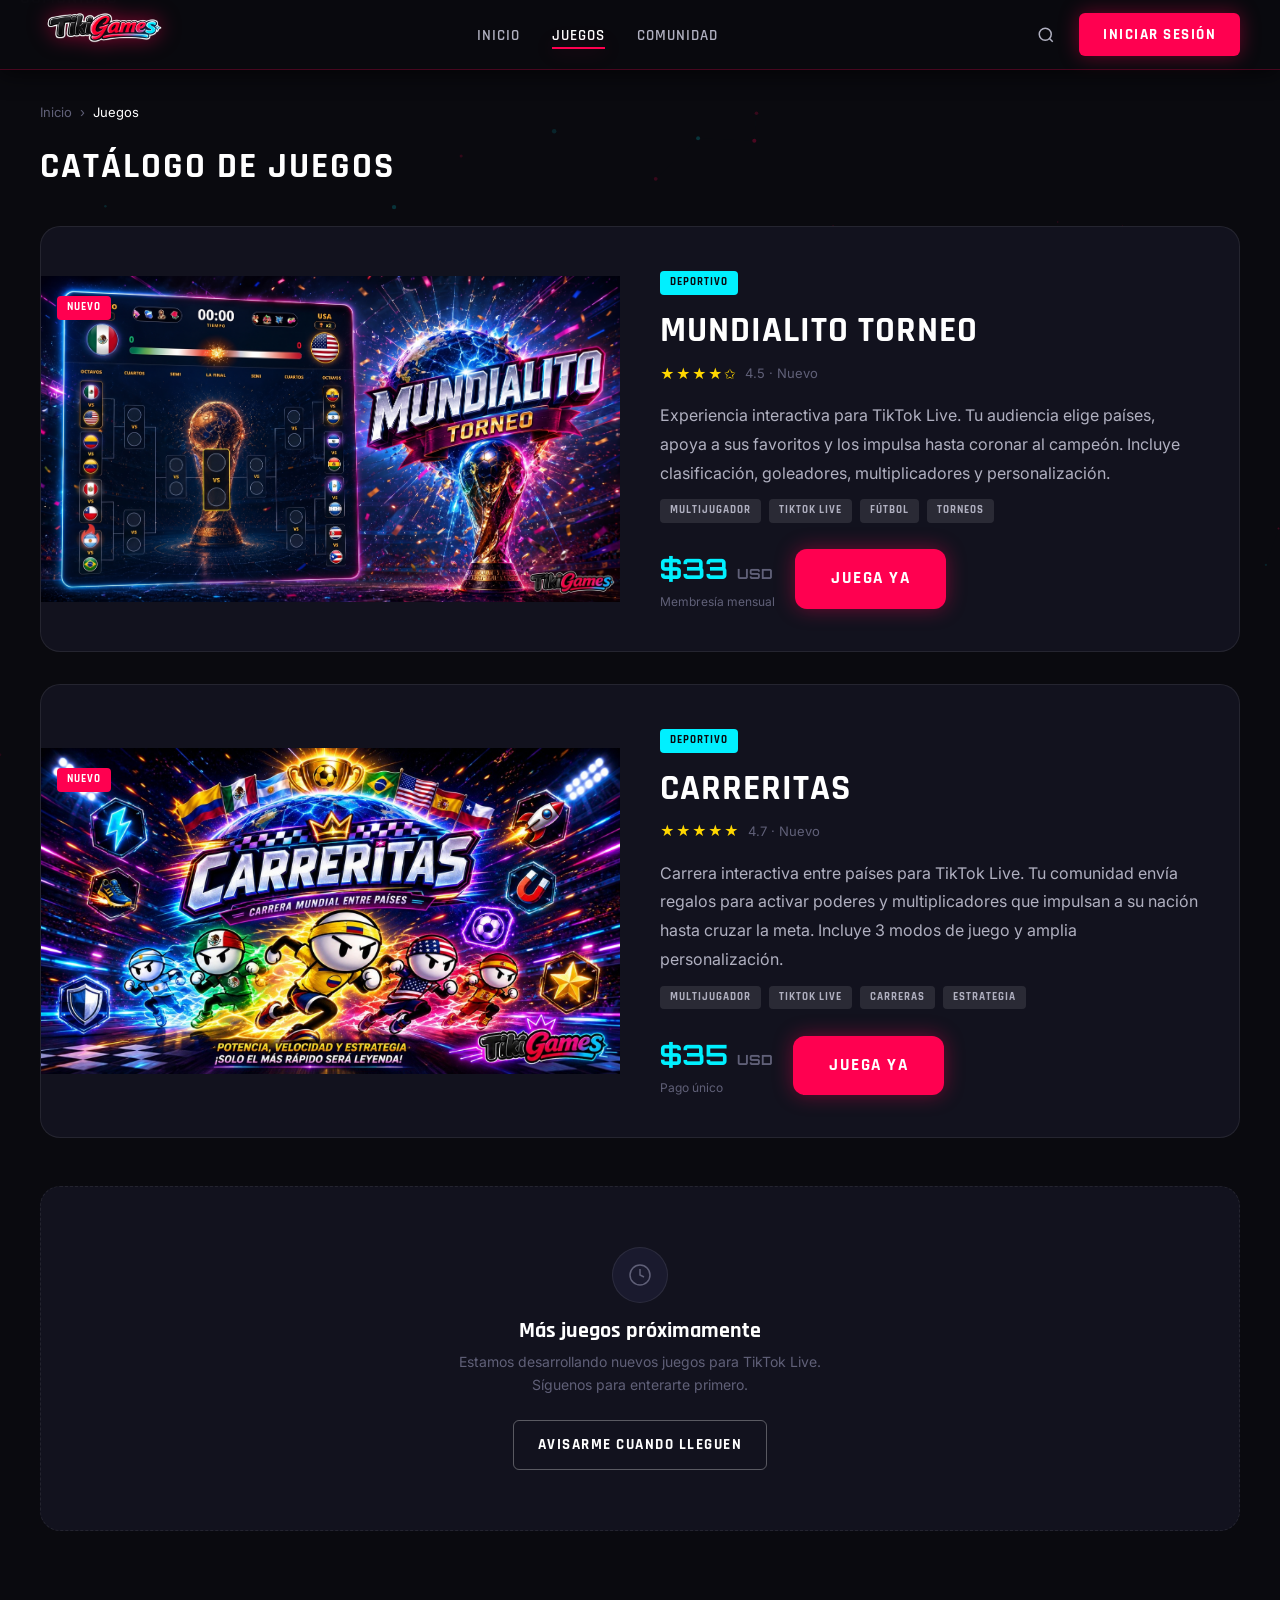
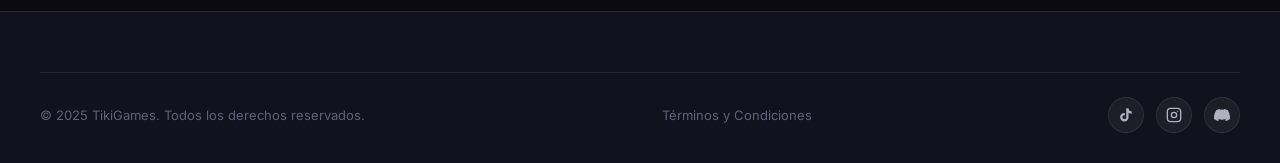
<file: TikiGames_03-08-2026_v6/pages/catalogo.html>
<!DOCTYPE html>
<html lang="es">
<head>
  <meta charset="UTF-8" />
  <meta name="viewport" content="width=device-width, initial-scale=1.0" />
  <title>Catálogo de Juegos — TikiGames</title>
    <link rel="stylesheet" href="../css/base.css" />
  <link rel="stylesheet" href="../css/navbar.css" />
  <link rel="stylesheet" href="../css/components.css" />
  <link rel="stylesheet" href="../css/animations.css" />
  <link rel="icon" href="../imagenes/logo/favicon.png" />
</head>
<body>

<canvas id="particles-canvas"></canvas>

<!-- NAVBAR -->
<nav class="navbar">
  <a href="../index.html" class="nav-logo">
    <img src="../imagenes/logo/logo.png" alt="TikiGames" />
  </a>
  <ul class="nav-links">
    <li><a href="../index.html">Inicio</a></li>
    <li><a href="catalogo.html" class="active">Juegos</a></li>
    <li><a href="comunidad.html">Comunidad</a></li>
  </ul>
  <div class="nav-actions">
    <button class="nav-search-btn" data-search-open>
      <svg width="18" height="18" viewBox="0 0 24 24" fill="none" stroke="currentColor" stroke-width="2"><circle cx="11" cy="11" r="8"/><path d="m21 21-4.35-4.35"/></svg>
    </button>
    <button class="btn btn-primary" onclick="openModal('modal-login')">Iniciar Sesión</button>
  </div>
  <button class="hamburger"><span></span><span></span><span></span></button>
</nav>

<div class="mobile-nav">
  <a href="../index.html">Inicio</a>
  <a href="catalogo.html">Juegos</a>
  <a href="comunidad.html">Comunidad</a>
</div>

<div style="padding-top:70px;">
  <div style="max-width:1400px;margin:0 auto;padding:32px 40px 0;">

    <!-- Breadcrumb -->
    <div style="display:flex;align-items:center;gap:8px;color:var(--text-dim);font-size:13px;margin-bottom:24px;">
      <a href="../index.html" style="color:var(--text-dim);transition:var(--transition);" onmouseover="this.style.color='var(--cyan)'" onmouseout="this.style.color='var(--text-dim)'">Inicio</a>
      <span>›</span>
      <span style="color:var(--text-white);">Juegos</span>
    </div>

    <div style="display:flex;align-items:center;justify-content:space-between;flex-wrap:wrap;gap:16px;margin-bottom:40px;">
      <h1 style="font-family:'Rajdhani',sans-serif;font-size:36px;font-weight:700;letter-spacing:2px;text-transform:uppercase;">
        Catálogo de Juegos
      </h1>
    </div>
  </div>

  <!-- Single game — Mundialito Torneo -->
  <div style="max-width:1400px;margin:0 auto;padding:0 40px 80px;">

    <div style="display:grid;grid-template-columns:1fr 1fr;gap:40px;align-items:center;background:var(--bg-secondary);border:1px solid var(--border);border-radius:var(--radius-lg);overflow:hidden;" class="reveal game-card" data-cat="deportivo">
      <a href="juego.html" style="position:relative;overflow:hidden;display:block;cursor:pointer;">
        <img src="../imagenes/juegos/mundialito_torneo.jpg" alt="Mundialito Torneo"
          style="width:100%;aspect-ratio:16/9;object-fit:cover;display:block;transition:var(--transition);"
          onmouseover="this.style.transform='scale(1.04)'"
          onmouseout="this.style.transform='scale(1)'" />
        <div style="position:absolute;top:16px;left:16px;">
          <span class="badge badge-red">NUEVO</span>
        </div>
      </a>
      <div style="padding:40px 40px 40px 0;">
        <span class="badge badge-cyan" style="margin-bottom:16px;display:inline-block;">DEPORTIVO</span>
        <h2 style="font-family:'Rajdhani',sans-serif;font-size:36px;font-weight:700;letter-spacing:1px;margin-bottom:12px;">MUNDIALITO TORNEO</h2>
        <div style="display:flex;align-items:center;gap:8px;margin-bottom:16px;">
          <span class="stars">★★★★✩</span>
          <span style="color:var(--text-dim);font-size:13px;">4.5 · Nuevo</span>
        </div>
        <p style="color:var(--text-gray);line-height:1.8;margin-bottom:12px;">Experiencia interactiva para TikTok Live. Tu audiencia elige países, apoya a sus favoritos y los impulsa hasta coronar al campeón. Incluye clasificación, goleadores, multiplicadores y personalización.</p>
        <div style="display:flex;gap:8px;margin-bottom:24px;flex-wrap:wrap;">
          <span class="badge badge-gray">Multijugador</span>
          <span class="badge badge-gray">TikTok Live</span>
          <span class="badge badge-gray">Fútbol</span>
          <span class="badge badge-gray">Torneos</span>
        </div>
        <div style="display:flex;align-items:center;gap:20px;flex-wrap:wrap;">
          <div style="display:flex;flex-direction:column;">
            <div style="font-family:'Orbitron',monospace;font-size:28px;font-weight:700;color:var(--cyan);">$33 <span style="font-size:14px;color:var(--text-dim);">USD</span></div>
            <span style="font-size:12px;color:var(--text-dim);">Membresía mensual</span>
          </div>
          <a href="juego.html" class="btn btn-primary btn-lg">Juega Ya</a>
        </div>
      </div>
    </div>

    <!-- Second game — Carreritas -->
    <div style="display:grid;grid-template-columns:1fr 1fr;gap:40px;align-items:center;background:var(--bg-secondary);border:1px solid var(--border);border-radius:var(--radius-lg);overflow:hidden;margin-top:32px;" class="reveal game-card" data-cat="deportivo">
      <a href="carreritas.html" style="position:relative;overflow:hidden;display:block;cursor:pointer;">
        <img src="../imagenes/juegos/carreritas_1_portada.jpg" alt="Carreritas"
          style="width:100%;aspect-ratio:16/9;object-fit:cover;display:block;transition:var(--transition);"
          onmouseover="this.style.transform='scale(1.04)'"
          onmouseout="this.style.transform='scale(1)'" />
        <div style="position:absolute;top:16px;left:16px;">
          <span class="badge badge-red">NUEVO</span>
        </div>
      </a>
      <div style="padding:40px 40px 40px 0;">
        <span class="badge badge-cyan" style="margin-bottom:16px;display:inline-block;">DEPORTIVO</span>
        <h2 style="font-family:'Rajdhani',sans-serif;font-size:36px;font-weight:700;letter-spacing:1px;margin-bottom:12px;">CARRERITAS</h2>
        <div style="display:flex;align-items:center;gap:8px;margin-bottom:16px;">
          <span class="stars">★★★★★</span>
          <span style="color:var(--text-dim);font-size:13px;">4.7 · Nuevo</span>
        </div>
        <p style="color:var(--text-gray);line-height:1.8;margin-bottom:12px;">Carrera interactiva entre países para TikTok Live. Tu comunidad envía regalos para activar poderes y multiplicadores que impulsan a su nación hasta cruzar la meta. Incluye 3 modos de juego y amplia personalización.</p>
        <div style="display:flex;gap:8px;margin-bottom:24px;flex-wrap:wrap;">
          <span class="badge badge-gray">Multijugador</span>
          <span class="badge badge-gray">TikTok Live</span>
          <span class="badge badge-gray">Carreras</span>
          <span class="badge badge-gray">Estrategia</span>
        </div>
        <div style="display:flex;align-items:center;gap:20px;flex-wrap:wrap;">
          <div style="display:flex;flex-direction:column;">
            <div style="font-family:'Orbitron',monospace;font-size:28px;font-weight:700;color:var(--cyan);">$35 <span style="font-size:14px;color:var(--text-dim);">USD</span></div>
            <span style="font-size:12px;color:var(--text-dim);">Pago único</span>
          </div>
          <a href="carreritas.html" class="btn btn-primary btn-lg">Juega Ya</a>
        </div>
      </div>
    </div>

    <!-- Próximamente -->
    <div class="reveal" style="margin-top:48px;text-align:center;padding:60px 20px;background:var(--bg-secondary);border:1px dashed var(--border);border-radius:var(--radius-lg);">
      <div style="width:56px;height:56px;border-radius:50%;background:var(--bg-card);border:1px solid var(--border);display:flex;align-items:center;justify-content:center;margin:0 auto 16px;">
        <svg width="24" height="24" viewBox="0 0 24 24" fill="none" stroke="var(--text-dim)" stroke-width="1.5"><circle cx="12" cy="12" r="10"/><path d="M12 6v6l4 2"/></svg>
      </div>
      <h3 style="font-family:'Rajdhani',sans-serif;font-size:22px;font-weight:700;margin-bottom:8px;">Más juegos próximamente</h3>
      <p style="color:var(--text-dim);font-size:14px;max-width:380px;margin:0 auto 24px;">Estamos desarrollando nuevos juegos para TikTok Live. Síguenos para enterarte primero.</p>
      <a href="comunidad.html" class="btn btn-outline">Avisarme cuando lleguen</a>
    </div>

  </div>
</div>

<!-- FOOTER -->
<footer class="footer">
  <div class="footer-bottom" style="max-width:1400px;margin:0 auto;padding-top:24px;border-top:1px solid var(--border);display:flex;justify-content:space-between;align-items:center;">
    <p style="color:var(--text-dim);font-size:13px;">© 2025 TikiGames. Todos los derechos reservados.</p>
    <a href="terminos.html" style="color:var(--text-dim);font-size:13px;transition:0.3s;" onmouseover="this.style.color='var(--cyan)'" onmouseout="this.style.color='var(--text-dim)'">Términos y Condiciones</a>
    <div class="social-links">
      <a class="social-btn" href="#" title="TikTok">
        <svg width="16" height="16" viewBox="0 0 24 24" fill="currentColor"><path d="M19.59 6.69a4.83 4.83 0 0 1-3.77-4.25V2h-3.45v13.67a2.89 2.89 0 0 1-2.88 2.5 2.89 2.89 0 0 1-2.89-2.89 2.89 2.89 0 0 1 2.89-2.89c.28 0 .54.04.79.1V9.01a6.33 6.33 0 0 0-.79-.05 6.34 6.34 0 0 0-6.34 6.34 6.34 6.34 0 0 0 6.34 6.34 6.34 6.34 0 0 0 6.33-6.34V8.69a8.18 8.18 0 0 0 4.78 1.52V6.76a4.85 4.85 0 0 1-1.01-.07z"/></svg>
      </a>
      <a class="social-btn" href="#" title="Instagram">
        <svg width="16" height="16" viewBox="0 0 24 24" fill="none" stroke="currentColor" stroke-width="2"><rect x="2" y="2" width="20" height="20" rx="5"/><circle cx="12" cy="12" r="4"/><circle cx="17.5" cy="6.5" r="1" fill="currentColor" stroke="none"/></svg>
      </a>
      <a class="social-btn" href="https://discord.gg/FN569qsh2X" target="_blank" title="Discord">
        <svg width="16" height="16" viewBox="0 0 24 24" fill="currentColor"><path d="M20.317 4.37a19.791 19.791 0 0 0-4.885-1.515.074.074 0 0 0-.079.037c-.21.375-.444.864-.608 1.25a18.27 18.27 0 0 0-5.487 0 12.64 12.64 0 0 0-.617-1.25.077.077 0 0 0-.079-.037A19.736 19.736 0 0 0 3.677 4.37a.07.07 0 0 0-.032.027C.533 9.046-.32 13.58.099 18.057a.082.082 0 0 0 .031.057 19.9 19.9 0 0 0 5.993 3.03.078.078 0 0 0 .084-.028c.462-.63.874-1.295 1.226-1.994a.076.076 0 0 0-.041-.106 13.107 13.107 0 0 1-1.872-.892.077.077 0 0 1-.008-.128 10.2 10.2 0 0 0 .372-.292.074.074 0 0 1 .077-.01c3.928 1.793 8.18 1.793 12.062 0a.074.074 0 0 1 .078.01c.12.098.246.198.373.292a.077.077 0 0 1-.006.127 12.299 12.299 0 0 1-1.873.892.077.077 0 0 0-.041.107c.36.698.772 1.362 1.225 1.993a.076.076 0 0 0 .084.028 19.839 19.839 0 0 0 6.002-3.03.077.077 0 0 0 .032-.054c.5-5.177-.838-9.674-3.549-13.66a.061.061 0 0 0-.031-.03z"/></svg>
      </a>
    </div>
  </div>
</footer>

<!-- MODAL LOGIN -->
<div class="modal-overlay" id="modal-login">
  <div class="modal">
    <button class="modal-close" onclick="closeModal('modal-login')">✕</button>
    <h2>Iniciar Sesión</h2>
    <p class="subtitle">Bienvenido de vuelta a TikiGames</p>
    <div class="form-group"><label>Correo electrónico</label><input type="email" class="form-control" placeholder="tu@correo.com" /></div>
    <div class="form-group"><label>Contraseña</label><input type="password" class="form-control" placeholder="••••••••" /></div>
    <button class="btn btn-primary" style="width:100%;justify-content:center;" onclick="closeModal('modal-login');showToast('Bienvenido','Sesión iniciada','')">Entrar</button>
  </div>
</div>

<!-- SEARCH OVERLAY -->
<div class="search-overlay" id="search-overlay">
  <button data-search-close style="position:absolute;top:30px;right:40px;font-size:28px;color:var(--text-gray);">✕</button>
  <div class="search-input-wrap">
    <input class="search-big" type="text" placeholder="Buscar juegos..." />
    <span class="search-big-icon"><svg width="22" height="22" viewBox="0 0 24 24" fill="none" stroke="currentColor" stroke-width="2"><circle cx="11" cy="11" r="8"/><path d="m21 21-4.35-4.35"/></svg></span>
  </div>
</div>

<script src="../js/navbar.js"></script>
<script src="../js/search.js"></script>
<script src="../js/animations.js"></script>
<script src="../js/ui.js"></script>
<script src="../js/lang.js"></script>
<script>
// Leer categoría de URL y mostrar banner de filtro activo
(function() {
  const params = new URLSearchParams(location.search);
  const cat    = params.get('cat');
  if (!cat) return;

  const labels = {
    deportivo:  'Deportivo',
    accion:     'Acción',
    aventura:   'Aventura',
    estrategia: 'Estrategia',
    pvp:        'PVP',
    party:      'Party Games',
    casuales:   'Casuales',
  };
  const label = labels[cat] || cat;

  // Insertar banner de filtro activo
  const banner = document.createElement('div');
  banner.style.cssText = 'background:rgba(255,0,80,0.08);border:1px solid rgba(255,0,80,0.25);border-radius:8px;padding:12px 20px;margin-bottom:24px;display:flex;align-items:center;justify-content:space-between;gap:12px;';
  banner.innerHTML = `
    <span style="font-family:'Rajdhani',sans-serif;font-size:15px;font-weight:600;color:white;">
      Mostrando juegos de categoría: <span style="color:var(--red);">${label}</span>
    </span>
    <a href="catalogo.html" style="font-size:13px;color:var(--text-dim);font-family:'Rajdhani',sans-serif;font-weight:600;text-decoration:none;" onmouseover="this.style.color='var(--cyan)'" onmouseout="this.style.color='var(--text-dim)'">Limpiar filtro ✕</a>
  `;
  // Insert after the page heading
  const heading = document.querySelector('h1');
  if (heading) heading.insertAdjacentElement('afterend', banner);

  // Filter visible game cards by data-cat attribute
  document.querySelectorAll('.game-card[data-cat]').forEach(card => {
    card.style.display = card.dataset.cat === cat ? '' : 'none';
  });
})();
</script>
</body>
</html>
</file>
<file: css/base.css>
/* ============================================
   TIKIGAMES - BASE
   Variables, Reset, Tipografía, Scrollbar
   ============================================ */

@import url('https://fonts.googleapis.com/css2?family=Rajdhani:wght@400;500;600;700&family=Orbitron:wght@700;900&family=Inter:wght@300;400;500;600&display=swap');

/* ─── Variables ─────────────────────────────── */
:root {
  --bg-primary:      #0a0a0f;
  --bg-secondary:    #12121e;
  --bg-card:         #1a1a2e;
  --bg-overlay:      rgba(10, 10, 15, 0.85);

  --red:             #ff0050;
  --red-dark:        #cc0040;
  --cyan:            #00f0ff;
  --cyan-dark:       #00b8c8;
  --purple:          #7b2fff;
  --gold:            #ffd700;

  --text-white:      #ffffff;
  --text-gray:       #b0b0c0;
  --text-dim:        #606078;

  --border:          rgba(255,255,255,0.08);
  --border-glow:     rgba(0,240,255,0.3);

  --radius-sm:       6px;
  --radius-md:       12px;
  --radius-lg:       20px;

  --shadow-red:      0 0 20px rgba(255,0,80,0.4);
  --shadow-cyan:     0 0 20px rgba(0,240,255,0.3);
  --shadow-card:     0 8px 32px rgba(0,0,0,0.5);

  --transition:      0.3s cubic-bezier(0.4, 0, 0.2, 1);
  --transition-slow: 0.6s cubic-bezier(0.4, 0, 0.2, 1);
}

/* ─── Reset ──────────────────────────────────── */
*, *::before, *::after { box-sizing: border-box; margin: 0; padding: 0; }

html { scroll-behavior: smooth; }

body {
  font-family: 'Inter', sans-serif;
  background: var(--bg-primary);
  color: var(--text-white);
  overflow-x: hidden;
  line-height: 1.6;
}

a       { text-decoration: none; color: inherit; }
ul      { list-style: none; }
img     { max-width: 100%; display: block; }
button  { cursor: pointer; border: none; outline: none; background: none; }

/* ─── Scrollbar ─────────────────────────────── */
::-webkit-scrollbar       { width: 6px; }
::-webkit-scrollbar-track { background: var(--bg-secondary); }
::-webkit-scrollbar-thumb { background: var(--red); border-radius: 3px; }

/* ─── Tipografía ─────────────────────────────── */
.font-display { font-family: 'Orbitron', monospace; }
.font-title   { font-family: 'Rajdhani', sans-serif; }

h1, h2, h3 {
  font-family: 'Rajdhani', sans-serif;
  font-weight: 700;
  line-height: 1.1;
}

/* ─── Utilidades de layout ───────────────────── */
.section {
  padding: 80px 40px;
  max-width: 1400px;
  margin: 0 auto;
}

.divider {
  height: 1px;
  background: linear-gradient(90deg, transparent, var(--border), transparent);
  margin: 0 40px;
}

.stars {
  color: var(--gold);
  font-size: 14px;
  letter-spacing: 1px;
}

/* ─── Responsive base ────────────────────────── */
@media (max-width: 768px) {
  .section { padding: 60px 20px; }
}

/* ─── Hero responsive ────────────────────────── */
@media (max-width: 900px) {
  /* En tablet/móvil el carrusel se reubica arriba del texto, en vez de ocultarse */
  .hero { flex-direction: column; padding-top: 90px !important; }
  .hero-carousel-wrap {
    position: relative !important;
    width: 100% !important;
    height: 260px !important;
    right: auto !important;
    bottom: auto !important;
    order: -1;
    margin-bottom: 12px;
  }
  .hero > div[style*="z-index:10"] > div {
    max-width: 100% !important;
  }
}
@media (max-width: 768px) {
  .hero { min-height: auto !important; padding-bottom: 60px; display: flex !important; flex-direction: column !important; }
  .hero > div[style*="z-index:10"] { padding: 24px 20px 40px !important; order: 1; }
  .stats-strip { flex-direction: row; gap: 24px; }
}

/* ─── Hero carousel controls ─────────────────── */
.hero-carousel-arrow {
  width: 30px; height: 30px; border-radius: 50%; border: 1px solid rgba(255,255,255,0.3);
  background: rgba(10,10,15,0.5); color: white; font-size: 18px; line-height: 1;
  cursor: pointer; display: flex; align-items: center; justify-content: center;
  transition: var(--transition);
}
.hero-carousel-arrow:hover { border-color: var(--cyan); color: var(--cyan); background: rgba(0,240,255,0.1); }
.hero-dot {
  width: 8px; height: 6px; border-radius: 3px; background: rgba(255,255,255,0.3);
  cursor: pointer; display: inline-block; transition: width 0.3s ease, border-radius 0.3s ease;
  position: relative; overflow: hidden;
}
.hero-dot.active { width: 34px; border-radius: 3px; background: rgba(255,255,255,0.2); }
.hero-dot-fill {
  position: absolute; inset: 0; width: 0%; background: var(--cyan); border-radius: 3px;
  display: block;
}
.hero-dot.active .hero-dot-fill { animation: heroDotFill 6s linear forwards; }
@keyframes heroDotFill { from { width: 0%; } to { width: 100%; } }
</file>
<file: css/navbar.css>
/* ============================================
   TIKIGAMES - NAVBAR
   Navbar fija, mobile nav, hamburger
   ============================================ */

.navbar {
  position: fixed;
  top: 0; left: 0; right: 0;
  z-index: 1000;
  display: flex;
  align-items: center;
  justify-content: space-between;
  padding: 0 40px;
  height: 70px;
  background: rgba(10,10,15,0.98);
  backdrop-filter: blur(20px);
  border-bottom: 1px solid rgba(255,0,80,0.25);
  box-shadow: 0 2px 24px rgba(0,0,0,0.7);
  transition: var(--transition);
}

.navbar.scrolled {
  background: #0a0a0f;
  box-shadow: 0 4px 30px rgba(0,0,0,0.9), 0 1px 0 rgba(255,0,80,0.2);
}

/* Logo */
.nav-logo img {
  height: 84px;
  filter: drop-shadow(0 0 10px rgba(255,0,80,0.5));
  transition: var(--transition);
}
.nav-logo img:hover {
  filter: drop-shadow(0 0 16px rgba(255,0,80,0.9));
}

/* Links */
.nav-links {
  display: flex;
  align-items: center;
  gap: 32px;
}

.nav-links a {
  font-family: 'Rajdhani', sans-serif;
  font-weight: 600;
  font-size: 15px;
  letter-spacing: 1px;
  text-transform: uppercase;
  color: var(--text-gray);
  position: relative;
  padding-bottom: 4px;
  transition: var(--transition);
}

.nav-links a::after {
  content: '';
  position: absolute;
  bottom: 0; left: 0;
  width: 0; height: 2px;
  background: var(--red);
  transition: var(--transition);
  box-shadow: var(--shadow-red);
}

.nav-links a:hover,
.nav-links a.active { color: var(--text-white); }

.nav-links a:hover::after,
.nav-links a.active::after { width: 100%; }

/* Acciones derecha */
.nav-actions {
  display: flex;
  align-items: center;
  gap: 16px;
}

.nav-search-btn {
  color: var(--text-gray);
  padding: 8px;
  display: flex;
  align-items: center;
  transition: var(--transition);
}
.nav-search-btn:hover { color: var(--cyan); }

/* Hamburger */
.hamburger {
  display: none;
  flex-direction: column;
  gap: 5px;
  padding: 8px;
}
.hamburger span {
  display: block;
  width: 24px; height: 2px;
  background: var(--text-white);
  border-radius: 1px;
  transition: var(--transition);
}

/* Mobile nav */
.mobile-nav {
  position: fixed;
  top: 70px; left: 0; right: 0;
  background: rgba(10,10,15,0.98);
  backdrop-filter: blur(20px);
  padding: 20px;
  border-bottom: 1px solid var(--border);
  z-index: 999;
  transform: translateY(-110%);
  transition: var(--transition-slow);
}
.mobile-nav.open { transform: translateY(0); }

.mobile-nav a {
  display: block;
  padding: 14px 0;
  border-bottom: 1px solid var(--border);
  font-family: 'Rajdhani', sans-serif;
  font-weight: 600;
  font-size: 18px;
  letter-spacing: 1px;
  text-transform: uppercase;
  color: var(--text-gray);
  transition: var(--transition);
}
.mobile-nav a:hover { color: var(--red); padding-left: 8px; }

/* Responsive */
@media (max-width: 768px) {
  .navbar     { padding: 0 20px; }
  .nav-links  { display: none; }
  .hamburger  { display: flex; }
}

/* ─── Language switcher ──────────────────────── */
.lang-switch {
  display: flex;
  align-items: center;
  gap: 2px;
  background: rgba(255,255,255,0.06);
  border: 1px solid var(--border);
  border-radius: 20px;
  padding: 3px 4px;
  font-family: 'Rajdhani', sans-serif;
  font-size: 12px;
  font-weight: 700;
  letter-spacing: 0.5px;
}
.lang-btn {
  padding: 4px 10px;
  border-radius: 16px;
  cursor: pointer;
  color: var(--text-dim);
  transition: var(--transition);
  user-select: none;
  background: none;
  border: none;
  font-family: inherit;
  font-size: inherit;
  font-weight: inherit;
  letter-spacing: inherit;
}
.lang-btn:hover  { color: var(--text-white); }
.lang-btn.active { background: var(--red); color: white; box-shadow: var(--shadow-red); }
@media (max-width: 768px) {
  .navbar    { padding: 0 16px; height: 64px; }
  .nav-logo img { height: 52px; }
  .hamburger { display: flex; }
  .nav-links { display: none; }
  .btn-primary.nav-cta { padding: 10px 16px; font-size: 13px; }
}
</file>
<file: css/components.css>
/* ============================================
   TIKIGAMES - COMPONENTS
   Botones, Badges, Cards, Modal, Forms,
   Toast, Search, Live badge, Paginación
   ============================================ */

/* ─── Botones ────────────────────────────────── */
.btn {
  display: inline-flex;
  align-items: center;
  gap: 8px;
  padding: 12px 24px;
  border-radius: var(--radius-sm);
  font-family: 'Rajdhani', sans-serif;
  font-weight: 700;
  font-size: 15px;
  letter-spacing: 1.5px;
  text-transform: uppercase;
  transition: var(--transition);
  position: relative;
  overflow: hidden;
}

.btn::before {
  content: '';
  position: absolute;
  top: 0; left: -100%;
  width: 100%; height: 100%;
  background: linear-gradient(90deg, transparent, rgba(255,255,255,0.15), transparent);
  transition: 0.5s;
}
.btn:hover::before { left: 100%; }

.btn-primary {
  background: var(--red);
  color: white;
  box-shadow: var(--shadow-red);
}
.btn-primary:hover {
  background: var(--red-dark);
  box-shadow: 0 0 30px rgba(255,0,80,0.6);
  transform: translateY(-2px);
}

.btn-outline {
  background: transparent;
  color: white;
  border: 1px solid rgba(255,255,255,0.3);
}
.btn-outline:hover {
  border-color: var(--cyan);
  color: var(--cyan);
  box-shadow: var(--shadow-cyan);
  transform: translateY(-2px);
}

.btn-cyan {
  background: var(--cyan);
  color: var(--bg-primary);
  box-shadow: var(--shadow-cyan);
}
.btn-cyan:hover {
  background: var(--cyan-dark);
  transform: translateY(-2px);
  box-shadow: 0 0 30px rgba(0,240,255,0.5);
}

.btn-lg {
  padding: 16px 36px;
  font-size: 17px;
  border-radius: var(--radius-md);
}

/* ─── Section header ─────────────────────────── */
.section-header {
  display: flex;
  align-items: center;
  justify-content: space-between;
  margin-bottom: 32px;
}

.section-title {
  font-family: 'Rajdhani', sans-serif;
  font-size: 28px;
  font-weight: 700;
  letter-spacing: 2px;
  text-transform: uppercase;
  position: relative;
  padding-left: 16px;
}
.section-title::before {
  content: '';
  position: absolute;
  left: 0; top: 50%;
  transform: translateY(-50%);
  width: 4px; height: 70%;
  background: var(--red);
  border-radius: 2px;
  box-shadow: var(--shadow-red);
}

.section-link {
  font-family: 'Rajdhani', sans-serif;
  font-weight: 600;
  font-size: 14px;
  letter-spacing: 1px;
  text-transform: uppercase;
  color: var(--text-gray);
  display: flex;
  align-items: center;
  gap: 6px;
  transition: var(--transition);
}
.section-link:hover { color: var(--cyan); }

/* ─── Badges ─────────────────────────────────── */
.badge {
  display: inline-block;
  padding: 3px 10px;
  border-radius: 4px;
  font-family: 'Rajdhani', sans-serif;
  font-weight: 700;
  font-size: 11px;
  letter-spacing: 1px;
  text-transform: uppercase;
}
.badge-red    { background: var(--red);                   color: white; }
.badge-cyan   { background: var(--cyan);                  color: var(--bg-primary); }
.badge-purple { background: var(--purple);                color: white; }
.badge-gold   { background: var(--gold);                  color: var(--bg-primary); }
.badge-gray   { background: rgba(255,255,255,0.1);        color: var(--text-gray); }

/* ─── Live badge ─────────────────────────────── */
.live-badge {
  display: inline-flex;
  align-items: center;
  gap: 6px;
  background: var(--red);
  color: white;
  font-family: 'Rajdhani', sans-serif;
  font-weight: 700;
  font-size: 12px;
  letter-spacing: 1px;
  padding: 4px 10px;
  border-radius: 4px;
}
.live-dot {
  width: 6px; height: 6px;
  border-radius: 50%;
  background: white;
  animation: live-pulse 1.2s ease infinite;
}

/* ─── Stats strip ────────────────────────────── */
.stats-strip {
  display: flex;
  gap: 48px;
}
.stat-number {
  font-family: 'Orbitron', monospace;
  font-size: 28px;
  font-weight: 700;
  color: var(--cyan);
  line-height: 1;
  text-shadow: 0 0 20px rgba(0,240,255,0.5);
}
.stat-label {
  font-size: 13px;
  color: var(--text-dim);
  margin-top: 4px;
  letter-spacing: 0.5px;
}

/* ─── Game card ──────────────────────────────── */
.game-card {
  background: var(--bg-card);
  border-radius: var(--radius-md);
  overflow: hidden;
  border: 1px solid var(--border);
  transition: var(--transition);
  cursor: pointer;
  position: relative;
}
.game-card:hover {
  border-color: var(--cyan);
  box-shadow: 0 0 24px rgba(0,240,255,0.2), var(--shadow-card);
  transform: translateY(-6px);
}
.game-card-img {
  width: 100%;
  aspect-ratio: 16/9;
  object-fit: cover;
  transition: var(--transition);
}
.game-card:hover .game-card-img { transform: scale(1.05); }

.game-card-overlay {
  position: absolute;
  top: 0; left: 0; right: 0;
  padding: 12px;
  display: flex;
  justify-content: space-between;
  align-items: flex-start;
}
.game-card-body    { padding: 14px 16px 16px; }
.game-card-name    { font-family: 'Rajdhani', sans-serif; font-size: 17px; font-weight: 700; margin-bottom: 6px; letter-spacing: 0.5px; }
.game-card-meta    { display: flex; align-items: center; gap: 10px; font-size: 12px; color: var(--text-gray); }
.game-card-players { display: flex; align-items: center; gap: 4px; }
.game-card-price   { font-family: 'Rajdhani', sans-serif; font-weight: 700; font-size: 16px; color: var(--cyan); margin-top: 8px; }
.game-card-price.free { color: var(--gold); }

/* ─── Grid layouts ───────────────────────────── */
.games-grid {
  display: grid;
  grid-template-columns: repeat(auto-fill, minmax(220px, 1fr));
  gap: 20px;
}
.games-grid-4 {
  display: grid;
  grid-template-columns: repeat(4, 1fr);
  gap: 20px;
}

/* ─── Scroll horizontal ──────────────────────── */
.scroll-container {
  display: flex;
  gap: 16px;
  overflow-x: auto;
  padding-bottom: 12px;
  scrollbar-width: none;
}
.scroll-container::-webkit-scrollbar { display: none; }

.scroll-nav  { display: flex; gap: 8px; }
.scroll-btn  {
  width: 36px; height: 36px;
  border-radius: 50%;
  background: var(--bg-card);
  border: 1px solid var(--border);
  color: var(--text-gray);
  display: flex;
  align-items: center;
  justify-content: center;
  font-size: 14px;
  transition: var(--transition);
}
.scroll-btn:hover { background: var(--red); border-color: var(--red); color: white; }

/* ─── Modal ──────────────────────────────────── */
.modal-overlay {
  position: fixed;
  inset: 0;
  background: rgba(0,0,0,0.85);
  backdrop-filter: blur(8px);
  z-index: 2000;
  display: flex;
  align-items: center;
  justify-content: center;
  opacity: 0;
  pointer-events: none;
  transition: var(--transition);
}
.modal-overlay.open { opacity: 1; pointer-events: all; }

.modal {
  background: var(--bg-secondary);
  border: 1px solid var(--border);
  border-radius: var(--radius-lg);
  padding: 40px;
  width: 90%;
  max-width: 500px;
  position: relative;
  transform: scale(0.9) translateY(20px);
  transition: var(--transition);
  box-shadow: 0 20px 60px rgba(0,0,0,0.5);
}
.modal-overlay.open .modal { transform: scale(1) translateY(0); }

.modal-close {
  position: absolute;
  top: 16px; right: 20px;
  font-size: 24px;
  color: var(--text-dim);
  transition: var(--transition);
}
.modal-close:hover { color: var(--red); }

.modal h2          { font-size: 28px; margin-bottom: 8px; }
.modal p.subtitle  { color: var(--text-gray); font-size: 14px; margin-bottom: 28px; }

/* ─── Forms ──────────────────────────────────── */
.form-group       { margin-bottom: 20px; }

.form-group label {
  display: block;
  font-family: 'Rajdhani', sans-serif;
  font-size: 13px;
  font-weight: 600;
  letter-spacing: 1px;
  text-transform: uppercase;
  color: var(--text-gray);
  margin-bottom: 8px;
}

.form-control {
  width: 100%;
  background: var(--bg-card);
  border: 1px solid var(--border);
  border-radius: var(--radius-sm);
  padding: 12px 16px;
  color: var(--text-white);
  font-family: 'Inter', sans-serif;
  font-size: 15px;
  transition: var(--transition);
}
.form-control:focus {
  outline: none;
  border-color: var(--cyan);
  box-shadow: 0 0 0 3px rgba(0,240,255,0.1);
}
.form-control::placeholder { color: var(--text-dim); }

/* ─── Toast ──────────────────────────────────── */
.toast {
  position: fixed;
  bottom: 30px; right: 30px;
  background: var(--bg-card);
  border: 1px solid var(--border);
  border-left: 4px solid var(--cyan);
  border-radius: var(--radius-sm);
  padding: 16px 20px;
  display: flex;
  align-items: center;
  gap: 12px;
  z-index: 3000;
  transform: translateX(120%);
  transition: var(--transition-slow);
  min-width: 280px;
  box-shadow: var(--shadow-card);
}
.toast.show    { transform: translateX(0); }
.toast-text    { font-size: 14px; }
.toast-title   { font-weight: 600; }
.toast-msg     { color: var(--text-gray); font-size: 13px; }

/* ─── Search overlay ─────────────────────────── */
.search-overlay {
  position: fixed;
  inset: 0;
  background: rgba(0,0,0,0.9);
  backdrop-filter: blur(16px);
  z-index: 1500;
  display: flex;
  flex-direction: column;
  align-items: center;
  padding-top: 120px;
  opacity: 0;
  pointer-events: none;
  transition: var(--transition);
}
.search-overlay.open { opacity: 1; pointer-events: all; }

.search-input-wrap {
  width: 90%;
  max-width: 700px;
  position: relative;
}
.search-big {
  width: 100%;
  background: var(--bg-card);
  border: 2px solid var(--cyan);
  border-radius: 50px;
  padding: 20px 60px 20px 28px;
  color: white;
  font-size: 22px;
  font-family: 'Rajdhani', sans-serif;
  box-shadow: var(--shadow-cyan);
}
.search-big:focus { outline: none; }

.search-big-icon {
  position: absolute;
  right: 24px; top: 50%;
  transform: translateY(-50%);
  color: var(--cyan);
  display: flex;
  align-items: center;
}

/* ─── Paginación ─────────────────────────────── */
.pagination {
  display: flex;
  align-items: center;
  gap: 8px;
  justify-content: center;
  margin-top: 40px;
}
.page-btn {
  width: 40px; height: 40px;
  border-radius: var(--radius-sm);
  background: var(--bg-card);
  border: 1px solid var(--border);
  color: var(--text-gray);
  font-family: 'Rajdhani', sans-serif;
  font-weight: 600;
  font-size: 15px;
  display: flex;
  align-items: center;
  justify-content: center;
  transition: var(--transition);
}
.page-btn:hover        { border-color: var(--red); color: var(--red); }
.page-btn.active       { background: var(--red); border-color: var(--red); color: white; }

/* ─── Footer ─────────────────────────────────── */
.footer {
  background: var(--bg-secondary);
  border-top: 1px solid var(--border);
  padding: 60px 40px 30px;
}
.footer-grid {
  display: grid;
  grid-template-columns: 2fr 1fr 1fr 1fr;
  gap: 48px;
  max-width: 1400px;
  margin: 0 auto 40px;
}
.footer-brand p {
  color: var(--text-gray);
  font-size: 14px;
  line-height: 1.7;
  margin-top: 16px;
  max-width: 280px;
}
.footer-logo { height: 40px; filter: drop-shadow(0 0 8px rgba(255,0,80,0.4)); }

.footer-col h4 {
  font-family: 'Rajdhani', sans-serif;
  font-size: 16px;
  font-weight: 700;
  letter-spacing: 1.5px;
  text-transform: uppercase;
  color: var(--text-white);
  margin-bottom: 20px;
  position: relative;
  padding-bottom: 10px;
}
.footer-col h4::after {
  content: '';
  position: absolute;
  bottom: 0; left: 0;
  width: 30px; height: 2px;
  background: var(--red);
}
.footer-col ul li          { margin-bottom: 10px; }
.footer-col ul li a        { color: var(--text-gray); font-size: 14px; transition: var(--transition); display: flex; align-items: center; gap: 6px; }
.footer-col ul li a:hover  { color: var(--cyan); padding-left: 4px; }

.footer-bottom {
  border-top: 1px solid var(--border);
  padding-top: 24px;
  display: flex;
  justify-content: space-between;
  align-items: center;
  max-width: 1400px;
  margin: 0 auto;
}
.footer-bottom p { color: var(--text-dim); font-size: 13px; }

.social-links { display: flex; gap: 12px; }
.social-btn {
  width: 36px; height: 36px;
  border-radius: 50%;
  background: rgba(255,255,255,0.05);
  display: flex;
  align-items: center;
  justify-content: center;
  color: var(--text-gray);
  transition: var(--transition);
  border: 1px solid var(--border);
}
.social-btn:hover {
  background: var(--red);
  border-color: var(--red);
  color: white;
  box-shadow: var(--shadow-red);
  transform: translateY(-3px);
}

/* ─── Responsive components ──────────────────── */
@media (max-width: 1100px) {
  .games-grid-4  { grid-template-columns: repeat(3, 1fr); }
  .footer-grid   { grid-template-columns: 1fr 1fr; }
}
@media (max-width: 768px) {
  .games-grid-4  { grid-template-columns: repeat(2, 1fr); }
  .stats-strip   { gap: 24px; flex-wrap: wrap; }
  .footer-grid   { grid-template-columns: 1fr; }
  .footer        { padding: 40px 20px 20px; }
  .games-grid    { grid-template-columns: repeat(2, 1fr); }
}
@media (max-width: 480px) {
  .games-grid,
  .games-grid-4  { grid-template-columns: 1fr; }
}

/* ============================================
   MOBILE — Versión teléfonos
   ============================================ */

/* ─── Carrusel de imágenes ───────────────────── */
.carousel {
  position: relative;
  width: 100%;
  overflow: hidden;
  border-radius: var(--radius-lg);
  background: var(--bg-card);
}
.carousel-track {
  display: flex;
  transition: transform 0.5s cubic-bezier(0.4,0,0.2,1);
}
.carousel-slide {
  min-width: 100%;
  flex-shrink: 0;
}
.carousel-slide img {
  width: 100%;
  aspect-ratio: 16/9;
  object-fit: cover;
  display: block;
}
.carousel-btn {
  position: absolute;
  top: 50%;
  transform: translateY(-50%);
  width: 40px; height: 40px;
  border-radius: 50%;
  background: rgba(0,0,0,0.6);
  border: 1px solid rgba(255,255,255,0.15);
  color: white;
  display: flex;
  align-items: center;
  justify-content: center;
  cursor: pointer;
  z-index: 10;
  transition: var(--transition);
  backdrop-filter: blur(6px);
}
.carousel-btn:hover { background: var(--red); border-color: var(--red); }
.carousel-btn.prev  { left: 12px; }
.carousel-btn.next  { right: 12px; }
.carousel-dots {
  display: flex;
  gap: 6px;
  justify-content: center;
  padding: 12px 0 4px;
}
.carousel-dot {
  width: 8px; height: 8px;
  border-radius: 50%;
  background: var(--border);
  cursor: pointer;
  transition: var(--transition);
}
.carousel-dot.active { background: var(--red); transform: scale(1.3); }

/* ─── Mobile global ──────────────────────────── */
@media (max-width: 768px) {
  /* Layouts de 2 columnas → 1 columna */
  [style*="grid-template-columns:1fr 1fr"],
  [style*="grid-template-columns: 1fr 1fr"] {
    grid-template-columns: 1fr !important;
  }
  [style*="grid-template-columns:1fr 380px"],
  [style*="grid-template-columns: 1fr 380px"] {
    grid-template-columns: 1fr !important;
  }

  /* Padding reducido en mobile */
  .section { padding: 48px 16px; }

  /* Cards destacadas */
  .game-card-name  { font-size: 15px; }
  .game-card-price { font-size: 14px; }

  /* Footer mobile */
  .footer       { padding: 40px 16px 24px; }
  .footer-grid  { grid-template-columns: 1fr 1fr !important; gap: 24px; }
  .footer-bottom { flex-direction: column; gap: 16px; text-align: center; }

  /* Stats strip */
  .stats-strip  { gap: 20px; }
  .stat-number  { font-size: 22px; }

  /* Section header */
  .section-title { font-size: 22px; }

  /* Modal */
  .modal { padding: 28px 20px; }

  /* Scroll horizontal categories */
  .category-card { min-width: 110px; padding: 18px 12px; }

  /* Toast */
  .toast { right: 12px; bottom: 12px; min-width: 240px; }

  /* Juego detalle — sticky card deja de ser sticky */
  [style*="position:sticky"] { position: relative !important; top: auto !important; }

  /* Grid info table */
  [style*="grid-template-columns:repeat(3,1fr)"] { grid-template-columns: 1fr 1fr !important; }

  /* Carrusel en mobile */
  .carousel-btn { width: 32px; height: 32px; font-size: 12px; }

  /* Tarjetas destacadas con imagen (inicio y catálogo): al apilarse en 1 columna,
     el padding asimétrico (pensado para el layout de 2 columnas) se ve descuadrado */
  [style*="padding:40px 40px 40px 0"] { padding: 28px 20px !important; }

  /* Botones bajo la imagen destacada: ya no limitar el ancho a 340px en mobile */
  [style*="max-width:340px"] { max-width: 100% !important; }

  /* Imagen de portada de las tarjetas destacadas: altura consistente en mobile */
  .game-card img, [class*="featured"] img { aspect-ratio: 16/10 !important; }
}

@media (max-width: 480px) {
  .footer-grid { grid-template-columns: 1fr !important; }
  .games-grid-4 { grid-template-columns: 1fr !important; }
  .btn-lg { padding: 14px 24px; font-size: 15px; }
  .modal { width: 95%; }
}

/* ─── Videos de la comunidad (páginas de juego) ─── */
/* ─── Rejilla de videos de la comunidad ─── */
.tk-videos-grid { display: grid; grid-template-columns: repeat(2, minmax(0, 1fr));
  gap: 20px; width: 100%; max-width: 620px; margin: 0 auto; }
.tk-videos-grid > div { min-width: 0; }
@media (max-width: 768px) {
  .tk-videos-grid { grid-template-columns: minmax(0, 1fr); max-width: 320px; }
}

/* ─── Reproductor de videos con overlay de play/replay ─── */
.tk-video-box { position: relative; width: 100%; padding-top: 177.78%; background: #0a0a0f;
  border: 1px solid var(--border); border-radius: var(--radius-sm); overflow: hidden; }
.tk-video-box video { position: absolute; inset: 0; width: 100%; height: 100%;
  object-fit: cover; background: #0a0a0f; }

/* El overlay deja libres los 46px inferiores para los controles nativos */
.tk-video-overlay { position: absolute; left: 0; right: 0; top: 0; bottom: 46px;
  display: flex; flex-direction: column; align-items: center; justify-content: center;
  gap: 12px; cursor: pointer; background: rgba(10,10,15,0.35);
  transition: background 0.25s; border: 0; padding: 0; }
.tk-video-overlay:hover { background: rgba(10,10,15,0.15); }
.tk-video-icon { width: 74px; height: 74px; border-radius: 50%;
  background: rgba(10,10,15,0.7); border: 2px solid var(--cyan);
  display: flex; align-items: center; justify-content: center;
  box-shadow: 0 0 22px rgba(0,240,255,0.35); transition: transform 0.25s, box-shadow 0.25s; }
.tk-video-overlay:hover .tk-video-icon { transform: scale(1.09);
  box-shadow: 0 0 32px rgba(0,240,255,0.6); }
.tk-video-icon svg { width: 34px; height: 34px; fill: var(--cyan); }
.tk-video-overlay.is-replay .tk-video-icon { border-color: var(--red);
  box-shadow: 0 0 22px rgba(255,0,80,0.4); }
.tk-video-overlay.is-replay .tk-video-icon svg { fill: var(--red); }

/* Texto justo debajo del icono, no anclado al fondo */
.tk-video-label { font-family: 'Rajdhani', sans-serif; font-weight: 700;
  letter-spacing: 1.5px; text-transform: uppercase; font-size: 13px; color: #fff;
  text-shadow: 0 2px 8px rgba(0,0,0,0.85); }
.tk-video-label[hidden] { display: none; }
</file>
<file: css/animations.css>
/* ============================================
   TIKIGAMES - ANIMATIONS
   Keyframes, clases de entrada, glitch,
   float, neon, partículas, reveal
   ============================================ */

/* ─── Particles canvas ───────────────────────── */
#particles-canvas {
  position: fixed;
  top: 0; left: 0;
  width: 100%; height: 100%;
  pointer-events: none;
  z-index: 0;
  opacity: 0.4;
}

/* ─── Fade in up ─────────────────────────────── */
@keyframes fadeInUp {
  from { opacity: 0; transform: translateY(30px); }
  to   { opacity: 1; transform: translateY(0); }
}

.fade-in-up {
  opacity: 0;
  animation: fadeInUp 0.7s ease forwards;
}
.delay-1 { animation-delay: 0.1s; }
.delay-2 { animation-delay: 0.2s; }
.delay-3 { animation-delay: 0.3s; }
.delay-4 { animation-delay: 0.4s; }
.delay-5 { animation-delay: 0.6s; }

/* ─── Scroll reveal ──────────────────────────── */
.reveal {
  opacity: 0;
  transform: translateY(40px);
  transition: opacity 0.7s ease, transform 0.7s ease;
}
.reveal.visible {
  opacity: 1;
  transform: translateY(0);
}

/* ─── Glitch ─────────────────────────────────── */
.glitch { position: relative; }
.glitch::before,
.glitch::after {
  content: attr(data-text);
  position: absolute;
  top: 0; left: 0;
  width: 100%; height: 100%;
}
.glitch::before {
  color: var(--cyan);
  animation: glitch-1 3s infinite;
  clip-path: polygon(0 0, 100% 0, 100% 45%, 0 45%);
}
.glitch::after {
  color: var(--red);
  animation: glitch-2 3s infinite;
  clip-path: polygon(0 55%, 100% 55%, 100% 100%, 0 100%);
}

@keyframes glitch-1 {
  0%, 90%, 100% { transform: translate(0); }
  92%           { transform: translate(-3px, 1px); }
  94%           { transform: translate(3px, -1px); }
  96%           { transform: translate(-2px); }
}
@keyframes glitch-2 {
  0%, 90%, 100% { transform: translate(0); }
  92%           { transform: translate(3px, -1px); }
  94%           { transform: translate(-3px, 1px); }
  96%           { transform: translate(2px); }
}

/* ─── Float ──────────────────────────────────── */
@keyframes float {
  0%, 100% { transform: translateY(0px); }
  50%       { transform: translateY(-12px); }
}

/* ─── Neon pulse ─────────────────────────────── */
@keyframes neon-pulse {
  0%, 100% { text-shadow: 0 0 10px var(--cyan), 0 0 20px var(--cyan), 0 0 40px var(--cyan); }
  50%       { text-shadow: 0 0 5px var(--cyan),  0 0 10px var(--cyan); }
}

/* ─── Live pulse ─────────────────────────────── */
@keyframes live-pulse {
  0%, 100% { opacity: 1; transform: scale(1); }
  50%       { opacity: 0.4; transform: scale(0.6); }
}

/* ─── Skeleton loader ────────────────────────── */
@keyframes skeleton-loading {
  0%   { background-position: 200% 0; }
  100% { background-position: -200% 0; }
}

.skeleton {
  background: linear-gradient(90deg, var(--bg-card) 25%, var(--bg-secondary) 50%, var(--bg-card) 75%);
  background-size: 200% 100%;
  animation: skeleton-loading 1.5s infinite;
  border-radius: var(--radius-sm);
}
</file>
<file: TikiGames_03-08-2026_v6/css/base.css>
/* ============================================
   TIKIGAMES - BASE
   Variables, Reset, Tipografía, Scrollbar
   ============================================ */

@import url('https://fonts.googleapis.com/css2?family=Rajdhani:wght@400;500;600;700&family=Orbitron:wght@700;900&family=Inter:wght@300;400;500;600&display=swap');

/* ─── Variables ─────────────────────────────── */
:root {
  --bg-primary:      #0a0a0f;
  --bg-secondary:    #12121e;
  --bg-card:         #1a1a2e;
  --bg-overlay:      rgba(10, 10, 15, 0.85);

  --red:             #ff0050;
  --red-dark:        #cc0040;
  --cyan:            #00f0ff;
  --cyan-dark:       #00b8c8;
  --purple:          #7b2fff;
  --gold:            #ffd700;

  --text-white:      #ffffff;
  --text-gray:       #b0b0c0;
  --text-dim:        #606078;

  --border:          rgba(255,255,255,0.08);
  --border-glow:     rgba(0,240,255,0.3);

  --radius-sm:       6px;
  --radius-md:       12px;
  --radius-lg:       20px;

  --shadow-red:      0 0 20px rgba(255,0,80,0.4);
  --shadow-cyan:     0 0 20px rgba(0,240,255,0.3);
  --shadow-card:     0 8px 32px rgba(0,0,0,0.5);

  --transition:      0.3s cubic-bezier(0.4, 0, 0.2, 1);
  --transition-slow: 0.6s cubic-bezier(0.4, 0, 0.2, 1);
}

/* ─── Reset ──────────────────────────────────── */
*, *::before, *::after { box-sizing: border-box; margin: 0; padding: 0; }

html { scroll-behavior: smooth; }

body {
  font-family: 'Inter', sans-serif;
  background: var(--bg-primary);
  color: var(--text-white);
  overflow-x: hidden;
  line-height: 1.6;
}

a       { text-decoration: none; color: inherit; }
ul      { list-style: none; }
img     { max-width: 100%; display: block; }
button  { cursor: pointer; border: none; outline: none; background: none; }

/* ─── Scrollbar ─────────────────────────────── */
::-webkit-scrollbar       { width: 6px; }
::-webkit-scrollbar-track { background: var(--bg-secondary); }
::-webkit-scrollbar-thumb { background: var(--red); border-radius: 3px; }

/* ─── Tipografía ─────────────────────────────── */
.font-display { font-family: 'Orbitron', monospace; }
.font-title   { font-family: 'Rajdhani', sans-serif; }

h1, h2, h3 {
  font-family: 'Rajdhani', sans-serif;
  font-weight: 700;
  line-height: 1.1;
}

/* ─── Utilidades de layout ───────────────────── */
.section {
  padding: 80px 40px;
  max-width: 1400px;
  margin: 0 auto;
}

.divider {
  height: 1px;
  background: linear-gradient(90deg, transparent, var(--border), transparent);
  margin: 0 40px;
}

.stars {
  color: var(--gold);
  font-size: 14px;
  letter-spacing: 1px;
}

/* ─── Responsive base ────────────────────────── */
@media (max-width: 768px) {
  .section { padding: 60px 20px; }
}

/* ─── Hero responsive ────────────────────────── */
@media (max-width: 900px) {
  /* En tablet/móvil el carrusel se reubica arriba del texto, en vez de ocultarse */
  .hero { flex-direction: column; padding-top: 90px !important; }
  .hero-carousel-wrap {
    position: relative !important;
    width: 100% !important;
    height: 260px !important;
    right: auto !important;
    bottom: auto !important;
    order: -1;
    margin-bottom: 12px;
  }
  .hero > div[style*="z-index:10"] > div {
    max-width: 100% !important;
  }
}
@media (max-width: 768px) {
  .hero { min-height: auto !important; padding-bottom: 60px; display: flex !important; flex-direction: column !important; }
  .hero > div[style*="z-index:10"] { padding: 24px 20px 40px !important; order: 1; }
  .stats-strip { flex-direction: row; gap: 24px; }
}

/* ─── Hero carousel controls ─────────────────── */
.hero-carousel-arrow {
  width: 30px; height: 30px; border-radius: 50%; border: 1px solid rgba(255,255,255,0.3);
  background: rgba(10,10,15,0.5); color: white; font-size: 18px; line-height: 1;
  cursor: pointer; display: flex; align-items: center; justify-content: center;
  transition: var(--transition);
}
.hero-carousel-arrow:hover { border-color: var(--cyan); color: var(--cyan); background: rgba(0,240,255,0.1); }
.hero-dot {
  width: 8px; height: 6px; border-radius: 3px; background: rgba(255,255,255,0.3);
  cursor: pointer; display: inline-block; transition: width 0.3s ease, border-radius 0.3s ease;
  position: relative; overflow: hidden;
}
.hero-dot.active { width: 34px; border-radius: 3px; background: rgba(255,255,255,0.2); }
.hero-dot-fill {
  position: absolute; inset: 0; width: 0%; background: var(--cyan); border-radius: 3px;
  display: block;
}
.hero-dot.active .hero-dot-fill { animation: heroDotFill 6s linear forwards; }
@keyframes heroDotFill { from { width: 0%; } to { width: 100%; } }
</file>
<file: TikiGames_03-08-2026_v6/css/navbar.css>
/* ============================================
   TIKIGAMES - NAVBAR
   Navbar fija, mobile nav, hamburger
   ============================================ */

.navbar {
  position: fixed;
  top: 0; left: 0; right: 0;
  z-index: 1000;
  display: flex;
  align-items: center;
  justify-content: space-between;
  padding: 0 40px;
  height: 70px;
  background: rgba(10,10,15,0.98);
  backdrop-filter: blur(20px);
  border-bottom: 1px solid rgba(255,0,80,0.25);
  box-shadow: 0 2px 24px rgba(0,0,0,0.7);
  transition: var(--transition);
}

.navbar.scrolled {
  background: #0a0a0f;
  box-shadow: 0 4px 30px rgba(0,0,0,0.9), 0 1px 0 rgba(255,0,80,0.2);
}

/* Logo */
.nav-logo img {
  height: 84px;
  filter: drop-shadow(0 0 10px rgba(255,0,80,0.5));
  transition: var(--transition);
}
.nav-logo img:hover {
  filter: drop-shadow(0 0 16px rgba(255,0,80,0.9));
}

/* Links */
.nav-links {
  display: flex;
  align-items: center;
  gap: 32px;
}

.nav-links a {
  font-family: 'Rajdhani', sans-serif;
  font-weight: 600;
  font-size: 15px;
  letter-spacing: 1px;
  text-transform: uppercase;
  color: var(--text-gray);
  position: relative;
  padding-bottom: 4px;
  transition: var(--transition);
}

.nav-links a::after {
  content: '';
  position: absolute;
  bottom: 0; left: 0;
  width: 0; height: 2px;
  background: var(--red);
  transition: var(--transition);
  box-shadow: var(--shadow-red);
}

.nav-links a:hover,
.nav-links a.active { color: var(--text-white); }

.nav-links a:hover::after,
.nav-links a.active::after { width: 100%; }

/* Acciones derecha */
.nav-actions {
  display: flex;
  align-items: center;
  gap: 16px;
}

.nav-search-btn {
  color: var(--text-gray);
  padding: 8px;
  display: flex;
  align-items: center;
  transition: var(--transition);
}
.nav-search-btn:hover { color: var(--cyan); }

/* Hamburger */
.hamburger {
  display: none;
  flex-direction: column;
  gap: 5px;
  padding: 8px;
}
.hamburger span {
  display: block;
  width: 24px; height: 2px;
  background: var(--text-white);
  border-radius: 1px;
  transition: var(--transition);
}

/* Mobile nav */
.mobile-nav {
  position: fixed;
  top: 70px; left: 0; right: 0;
  background: rgba(10,10,15,0.98);
  backdrop-filter: blur(20px);
  padding: 20px;
  border-bottom: 1px solid var(--border);
  z-index: 999;
  transform: translateY(-110%);
  transition: var(--transition-slow);
}
.mobile-nav.open { transform: translateY(0); }

.mobile-nav a {
  display: block;
  padding: 14px 0;
  border-bottom: 1px solid var(--border);
  font-family: 'Rajdhani', sans-serif;
  font-weight: 600;
  font-size: 18px;
  letter-spacing: 1px;
  text-transform: uppercase;
  color: var(--text-gray);
  transition: var(--transition);
}
.mobile-nav a:hover { color: var(--red); padding-left: 8px; }

/* Responsive */
@media (max-width: 768px) {
  .navbar     { padding: 0 20px; }
  .nav-links  { display: none; }
  .hamburger  { display: flex; }
}

/* ─── Language switcher ──────────────────────── */
.lang-switch {
  display: flex;
  align-items: center;
  gap: 2px;
  background: rgba(255,255,255,0.06);
  border: 1px solid var(--border);
  border-radius: 20px;
  padding: 3px 4px;
  font-family: 'Rajdhani', sans-serif;
  font-size: 12px;
  font-weight: 700;
  letter-spacing: 0.5px;
}
.lang-btn {
  padding: 4px 10px;
  border-radius: 16px;
  cursor: pointer;
  color: var(--text-dim);
  transition: var(--transition);
  user-select: none;
  background: none;
  border: none;
  font-family: inherit;
  font-size: inherit;
  font-weight: inherit;
  letter-spacing: inherit;
}
.lang-btn:hover  { color: var(--text-white); }
.lang-btn.active { background: var(--red); color: white; box-shadow: var(--shadow-red); }
@media (max-width: 768px) {
  .navbar    { padding: 0 16px; height: 64px; }
  .nav-logo img { height: 52px; }
  .hamburger { display: flex; }
  .nav-links { display: none; }
  .btn-primary.nav-cta { padding: 10px 16px; font-size: 13px; }
}
</file>
<file: TikiGames_03-08-2026_v6/css/components.css>
/* ============================================
   TIKIGAMES - COMPONENTS
   Botones, Badges, Cards, Modal, Forms,
   Toast, Search, Live badge, Paginación
   ============================================ */

/* ─── Botones ────────────────────────────────── */
.btn {
  display: inline-flex;
  align-items: center;
  gap: 8px;
  padding: 12px 24px;
  border-radius: var(--radius-sm);
  font-family: 'Rajdhani', sans-serif;
  font-weight: 700;
  font-size: 15px;
  letter-spacing: 1.5px;
  text-transform: uppercase;
  transition: var(--transition);
  position: relative;
  overflow: hidden;
}

.btn::before {
  content: '';
  position: absolute;
  top: 0; left: -100%;
  width: 100%; height: 100%;
  background: linear-gradient(90deg, transparent, rgba(255,255,255,0.15), transparent);
  transition: 0.5s;
}
.btn:hover::before { left: 100%; }

.btn-primary {
  background: var(--red);
  color: white;
  box-shadow: var(--shadow-red);
}
.btn-primary:hover {
  background: var(--red-dark);
  box-shadow: 0 0 30px rgba(255,0,80,0.6);
  transform: translateY(-2px);
}

.btn-outline {
  background: transparent;
  color: white;
  border: 1px solid rgba(255,255,255,0.3);
}
.btn-outline:hover {
  border-color: var(--cyan);
  color: var(--cyan);
  box-shadow: var(--shadow-cyan);
  transform: translateY(-2px);
}

.btn-cyan {
  background: var(--cyan);
  color: var(--bg-primary);
  box-shadow: var(--shadow-cyan);
}
.btn-cyan:hover {
  background: var(--cyan-dark);
  transform: translateY(-2px);
  box-shadow: 0 0 30px rgba(0,240,255,0.5);
}

.btn-lg {
  padding: 16px 36px;
  font-size: 17px;
  border-radius: var(--radius-md);
}

/* ─── Section header ─────────────────────────── */
.section-header {
  display: flex;
  align-items: center;
  justify-content: space-between;
  margin-bottom: 32px;
}

.section-title {
  font-family: 'Rajdhani', sans-serif;
  font-size: 28px;
  font-weight: 700;
  letter-spacing: 2px;
  text-transform: uppercase;
  position: relative;
  padding-left: 16px;
}
.section-title::before {
  content: '';
  position: absolute;
  left: 0; top: 50%;
  transform: translateY(-50%);
  width: 4px; height: 70%;
  background: var(--red);
  border-radius: 2px;
  box-shadow: var(--shadow-red);
}

.section-link {
  font-family: 'Rajdhani', sans-serif;
  font-weight: 600;
  font-size: 14px;
  letter-spacing: 1px;
  text-transform: uppercase;
  color: var(--text-gray);
  display: flex;
  align-items: center;
  gap: 6px;
  transition: var(--transition);
}
.section-link:hover { color: var(--cyan); }

/* ─── Badges ─────────────────────────────────── */
.badge {
  display: inline-block;
  padding: 3px 10px;
  border-radius: 4px;
  font-family: 'Rajdhani', sans-serif;
  font-weight: 700;
  font-size: 11px;
  letter-spacing: 1px;
  text-transform: uppercase;
}
.badge-red    { background: var(--red);                   color: white; }
.badge-cyan   { background: var(--cyan);                  color: var(--bg-primary); }
.badge-purple { background: var(--purple);                color: white; }
.badge-gold   { background: var(--gold);                  color: var(--bg-primary); }
.badge-gray   { background: rgba(255,255,255,0.1);        color: var(--text-gray); }

/* ─── Live badge ─────────────────────────────── */
.live-badge {
  display: inline-flex;
  align-items: center;
  gap: 6px;
  background: var(--red);
  color: white;
  font-family: 'Rajdhani', sans-serif;
  font-weight: 700;
  font-size: 12px;
  letter-spacing: 1px;
  padding: 4px 10px;
  border-radius: 4px;
}
.live-dot {
  width: 6px; height: 6px;
  border-radius: 50%;
  background: white;
  animation: live-pulse 1.2s ease infinite;
}

/* ─── Stats strip ────────────────────────────── */
.stats-strip {
  display: flex;
  gap: 48px;
}
.stat-number {
  font-family: 'Orbitron', monospace;
  font-size: 28px;
  font-weight: 700;
  color: var(--cyan);
  line-height: 1;
  text-shadow: 0 0 20px rgba(0,240,255,0.5);
}
.stat-label {
  font-size: 13px;
  color: var(--text-dim);
  margin-top: 4px;
  letter-spacing: 0.5px;
}

/* ─── Game card ──────────────────────────────── */
.game-card {
  background: var(--bg-card);
  border-radius: var(--radius-md);
  overflow: hidden;
  border: 1px solid var(--border);
  transition: var(--transition);
  cursor: pointer;
  position: relative;
}
.game-card:hover {
  border-color: var(--cyan);
  box-shadow: 0 0 24px rgba(0,240,255,0.2), var(--shadow-card);
  transform: translateY(-6px);
}
.game-card-img {
  width: 100%;
  aspect-ratio: 16/9;
  object-fit: cover;
  transition: var(--transition);
}
.game-card:hover .game-card-img { transform: scale(1.05); }

.game-card-overlay {
  position: absolute;
  top: 0; left: 0; right: 0;
  padding: 12px;
  display: flex;
  justify-content: space-between;
  align-items: flex-start;
}
.game-card-body    { padding: 14px 16px 16px; }
.game-card-name    { font-family: 'Rajdhani', sans-serif; font-size: 17px; font-weight: 700; margin-bottom: 6px; letter-spacing: 0.5px; }
.game-card-meta    { display: flex; align-items: center; gap: 10px; font-size: 12px; color: var(--text-gray); }
.game-card-players { display: flex; align-items: center; gap: 4px; }
.game-card-price   { font-family: 'Rajdhani', sans-serif; font-weight: 700; font-size: 16px; color: var(--cyan); margin-top: 8px; }
.game-card-price.free { color: var(--gold); }

/* ─── Grid layouts ───────────────────────────── */
.games-grid {
  display: grid;
  grid-template-columns: repeat(auto-fill, minmax(220px, 1fr));
  gap: 20px;
}
.games-grid-4 {
  display: grid;
  grid-template-columns: repeat(4, 1fr);
  gap: 20px;
}

/* ─── Scroll horizontal ──────────────────────── */
.scroll-container {
  display: flex;
  gap: 16px;
  overflow-x: auto;
  padding-bottom: 12px;
  scrollbar-width: none;
}
.scroll-container::-webkit-scrollbar { display: none; }

.scroll-nav  { display: flex; gap: 8px; }
.scroll-btn  {
  width: 36px; height: 36px;
  border-radius: 50%;
  background: var(--bg-card);
  border: 1px solid var(--border);
  color: var(--text-gray);
  display: flex;
  align-items: center;
  justify-content: center;
  font-size: 14px;
  transition: var(--transition);
}
.scroll-btn:hover { background: var(--red); border-color: var(--red); color: white; }

/* ─── Modal ──────────────────────────────────── */
.modal-overlay {
  position: fixed;
  inset: 0;
  background: rgba(0,0,0,0.85);
  backdrop-filter: blur(8px);
  z-index: 2000;
  display: flex;
  align-items: center;
  justify-content: center;
  opacity: 0;
  pointer-events: none;
  transition: var(--transition);
}
.modal-overlay.open { opacity: 1; pointer-events: all; }

.modal {
  background: var(--bg-secondary);
  border: 1px solid var(--border);
  border-radius: var(--radius-lg);
  padding: 40px;
  width: 90%;
  max-width: 500px;
  position: relative;
  transform: scale(0.9) translateY(20px);
  transition: var(--transition);
  box-shadow: 0 20px 60px rgba(0,0,0,0.5);
}
.modal-overlay.open .modal { transform: scale(1) translateY(0); }

.modal-close {
  position: absolute;
  top: 16px; right: 20px;
  font-size: 24px;
  color: var(--text-dim);
  transition: var(--transition);
}
.modal-close:hover { color: var(--red); }

.modal h2          { font-size: 28px; margin-bottom: 8px; }
.modal p.subtitle  { color: var(--text-gray); font-size: 14px; margin-bottom: 28px; }

/* ─── Forms ──────────────────────────────────── */
.form-group       { margin-bottom: 20px; }

.form-group label {
  display: block;
  font-family: 'Rajdhani', sans-serif;
  font-size: 13px;
  font-weight: 600;
  letter-spacing: 1px;
  text-transform: uppercase;
  color: var(--text-gray);
  margin-bottom: 8px;
}

.form-control {
  width: 100%;
  background: var(--bg-card);
  border: 1px solid var(--border);
  border-radius: var(--radius-sm);
  padding: 12px 16px;
  color: var(--text-white);
  font-family: 'Inter', sans-serif;
  font-size: 15px;
  transition: var(--transition);
}
.form-control:focus {
  outline: none;
  border-color: var(--cyan);
  box-shadow: 0 0 0 3px rgba(0,240,255,0.1);
}
.form-control::placeholder { color: var(--text-dim); }

/* ─── Toast ──────────────────────────────────── */
.toast {
  position: fixed;
  bottom: 30px; right: 30px;
  background: var(--bg-card);
  border: 1px solid var(--border);
  border-left: 4px solid var(--cyan);
  border-radius: var(--radius-sm);
  padding: 16px 20px;
  display: flex;
  align-items: center;
  gap: 12px;
  z-index: 3000;
  transform: translateX(120%);
  transition: var(--transition-slow);
  min-width: 280px;
  box-shadow: var(--shadow-card);
}
.toast.show    { transform: translateX(0); }
.toast-text    { font-size: 14px; }
.toast-title   { font-weight: 600; }
.toast-msg     { color: var(--text-gray); font-size: 13px; }

/* ─── Search overlay ─────────────────────────── */
.search-overlay {
  position: fixed;
  inset: 0;
  background: rgba(0,0,0,0.9);
  backdrop-filter: blur(16px);
  z-index: 1500;
  display: flex;
  flex-direction: column;
  align-items: center;
  padding-top: 120px;
  opacity: 0;
  pointer-events: none;
  transition: var(--transition);
}
.search-overlay.open { opacity: 1; pointer-events: all; }

.search-input-wrap {
  width: 90%;
  max-width: 700px;
  position: relative;
}
.search-big {
  width: 100%;
  background: var(--bg-card);
  border: 2px solid var(--cyan);
  border-radius: 50px;
  padding: 20px 60px 20px 28px;
  color: white;
  font-size: 22px;
  font-family: 'Rajdhani', sans-serif;
  box-shadow: var(--shadow-cyan);
}
.search-big:focus { outline: none; }

.search-big-icon {
  position: absolute;
  right: 24px; top: 50%;
  transform: translateY(-50%);
  color: var(--cyan);
  display: flex;
  align-items: center;
}

/* ─── Paginación ─────────────────────────────── */
.pagination {
  display: flex;
  align-items: center;
  gap: 8px;
  justify-content: center;
  margin-top: 40px;
}
.page-btn {
  width: 40px; height: 40px;
  border-radius: var(--radius-sm);
  background: var(--bg-card);
  border: 1px solid var(--border);
  color: var(--text-gray);
  font-family: 'Rajdhani', sans-serif;
  font-weight: 600;
  font-size: 15px;
  display: flex;
  align-items: center;
  justify-content: center;
  transition: var(--transition);
}
.page-btn:hover        { border-color: var(--red); color: var(--red); }
.page-btn.active       { background: var(--red); border-color: var(--red); color: white; }

/* ─── Footer ─────────────────────────────────── */
.footer {
  background: var(--bg-secondary);
  border-top: 1px solid var(--border);
  padding: 60px 40px 30px;
}
.footer-grid {
  display: grid;
  grid-template-columns: 2fr 1fr 1fr 1fr;
  gap: 48px;
  max-width: 1400px;
  margin: 0 auto 40px;
}
.footer-brand p {
  color: var(--text-gray);
  font-size: 14px;
  line-height: 1.7;
  margin-top: 16px;
  max-width: 280px;
}
.footer-logo { height: 40px; filter: drop-shadow(0 0 8px rgba(255,0,80,0.4)); }

.footer-col h4 {
  font-family: 'Rajdhani', sans-serif;
  font-size: 16px;
  font-weight: 700;
  letter-spacing: 1.5px;
  text-transform: uppercase;
  color: var(--text-white);
  margin-bottom: 20px;
  position: relative;
  padding-bottom: 10px;
}
.footer-col h4::after {
  content: '';
  position: absolute;
  bottom: 0; left: 0;
  width: 30px; height: 2px;
  background: var(--red);
}
.footer-col ul li          { margin-bottom: 10px; }
.footer-col ul li a        { color: var(--text-gray); font-size: 14px; transition: var(--transition); display: flex; align-items: center; gap: 6px; }
.footer-col ul li a:hover  { color: var(--cyan); padding-left: 4px; }

.footer-bottom {
  border-top: 1px solid var(--border);
  padding-top: 24px;
  display: flex;
  justify-content: space-between;
  align-items: center;
  max-width: 1400px;
  margin: 0 auto;
}
.footer-bottom p { color: var(--text-dim); font-size: 13px; }

.social-links { display: flex; gap: 12px; }
.social-btn {
  width: 36px; height: 36px;
  border-radius: 50%;
  background: rgba(255,255,255,0.05);
  display: flex;
  align-items: center;
  justify-content: center;
  color: var(--text-gray);
  transition: var(--transition);
  border: 1px solid var(--border);
}
.social-btn:hover {
  background: var(--red);
  border-color: var(--red);
  color: white;
  box-shadow: var(--shadow-red);
  transform: translateY(-3px);
}

/* ─── Responsive components ──────────────────── */
@media (max-width: 1100px) {
  .games-grid-4  { grid-template-columns: repeat(3, 1fr); }
  .footer-grid   { grid-template-columns: 1fr 1fr; }
}
@media (max-width: 768px) {
  .games-grid-4  { grid-template-columns: repeat(2, 1fr); }
  .stats-strip   { gap: 24px; flex-wrap: wrap; }
  .footer-grid   { grid-template-columns: 1fr; }
  .footer        { padding: 40px 20px 20px; }
  .games-grid    { grid-template-columns: repeat(2, 1fr); }
}
@media (max-width: 480px) {
  .games-grid,
  .games-grid-4  { grid-template-columns: 1fr; }
}

/* ============================================
   MOBILE — Versión teléfonos
   ============================================ */

/* ─── Carrusel de imágenes ───────────────────── */
.carousel {
  position: relative;
  width: 100%;
  overflow: hidden;
  border-radius: var(--radius-lg);
  background: var(--bg-card);
}
.carousel-track {
  display: flex;
  transition: transform 0.5s cubic-bezier(0.4,0,0.2,1);
}
.carousel-slide {
  min-width: 100%;
  flex-shrink: 0;
}
.carousel-slide img {
  width: 100%;
  aspect-ratio: 16/9;
  object-fit: cover;
  display: block;
}
.carousel-btn {
  position: absolute;
  top: 50%;
  transform: translateY(-50%);
  width: 40px; height: 40px;
  border-radius: 50%;
  background: rgba(0,0,0,0.6);
  border: 1px solid rgba(255,255,255,0.15);
  color: white;
  display: flex;
  align-items: center;
  justify-content: center;
  cursor: pointer;
  z-index: 10;
  transition: var(--transition);
  backdrop-filter: blur(6px);
}
.carousel-btn:hover { background: var(--red); border-color: var(--red); }
.carousel-btn.prev  { left: 12px; }
.carousel-btn.next  { right: 12px; }
.carousel-dots {
  display: flex;
  gap: 6px;
  justify-content: center;
  padding: 12px 0 4px;
}
.carousel-dot {
  width: 8px; height: 8px;
  border-radius: 50%;
  background: var(--border);
  cursor: pointer;
  transition: var(--transition);
}
.carousel-dot.active { background: var(--red); transform: scale(1.3); }

/* ─── Mobile global ──────────────────────────── */
@media (max-width: 768px) {
  /* Layouts de 2 columnas → 1 columna */
  [style*="grid-template-columns:1fr 1fr"],
  [style*="grid-template-columns: 1fr 1fr"] {
    grid-template-columns: 1fr !important;
  }
  [style*="grid-template-columns:1fr 380px"],
  [style*="grid-template-columns: 1fr 380px"] {
    grid-template-columns: 1fr !important;
  }

  /* Padding reducido en mobile */
  .section { padding: 48px 16px; }

  /* Cards destacadas */
  .game-card-name  { font-size: 15px; }
  .game-card-price { font-size: 14px; }

  /* Footer mobile */
  .footer       { padding: 40px 16px 24px; }
  .footer-grid  { grid-template-columns: 1fr 1fr !important; gap: 24px; }
  .footer-bottom { flex-direction: column; gap: 16px; text-align: center; }

  /* Stats strip */
  .stats-strip  { gap: 20px; }
  .stat-number  { font-size: 22px; }

  /* Section header */
  .section-title { font-size: 22px; }

  /* Modal */
  .modal { padding: 28px 20px; }

  /* Scroll horizontal categories */
  .category-card { min-width: 110px; padding: 18px 12px; }

  /* Toast */
  .toast { right: 12px; bottom: 12px; min-width: 240px; }

  /* Juego detalle — sticky card deja de ser sticky */
  [style*="position:sticky"] { position: relative !important; top: auto !important; }

  /* Grid info table */
  [style*="grid-template-columns:repeat(3,1fr)"] { grid-template-columns: 1fr 1fr !important; }

  /* Carrusel en mobile */
  .carousel-btn { width: 32px; height: 32px; font-size: 12px; }

  /* Tarjetas destacadas con imagen (inicio y catálogo): al apilarse en 1 columna,
     el padding asimétrico (pensado para el layout de 2 columnas) se ve descuadrado */
  [style*="padding:40px 40px 40px 0"] { padding: 28px 20px !important; }

  /* Botones bajo la imagen destacada: ya no limitar el ancho a 340px en mobile */
  [style*="max-width:340px"] { max-width: 100% !important; }

  /* Imagen de portada de las tarjetas destacadas: altura consistente en mobile */
  .game-card img, [class*="featured"] img { aspect-ratio: 16/10 !important; }
}

@media (max-width: 480px) {
  .footer-grid { grid-template-columns: 1fr !important; }
  .games-grid-4 { grid-template-columns: 1fr !important; }
  .btn-lg { padding: 14px 24px; font-size: 15px; }
  .modal { width: 95%; }
}
</file>
<file: TikiGames_03-08-2026_v6/css/animations.css>
/* ============================================
   TIKIGAMES - ANIMATIONS
   Keyframes, clases de entrada, glitch,
   float, neon, partículas, reveal
   ============================================ */

/* ─── Particles canvas ───────────────────────── */
#particles-canvas {
  position: fixed;
  top: 0; left: 0;
  width: 100%; height: 100%;
  pointer-events: none;
  z-index: 0;
  opacity: 0.4;
}

/* ─── Fade in up ─────────────────────────────── */
@keyframes fadeInUp {
  from { opacity: 0; transform: translateY(30px); }
  to   { opacity: 1; transform: translateY(0); }
}

.fade-in-up {
  opacity: 0;
  animation: fadeInUp 0.7s ease forwards;
}
.delay-1 { animation-delay: 0.1s; }
.delay-2 { animation-delay: 0.2s; }
.delay-3 { animation-delay: 0.3s; }
.delay-4 { animation-delay: 0.4s; }
.delay-5 { animation-delay: 0.6s; }

/* ─── Scroll reveal ──────────────────────────── */
.reveal {
  opacity: 0;
  transform: translateY(40px);
  transition: opacity 0.7s ease, transform 0.7s ease;
}
.reveal.visible {
  opacity: 1;
  transform: translateY(0);
}

/* ─── Glitch ─────────────────────────────────── */
.glitch { position: relative; }
.glitch::before,
.glitch::after {
  content: attr(data-text);
  position: absolute;
  top: 0; left: 0;
  width: 100%; height: 100%;
}
.glitch::before {
  color: var(--cyan);
  animation: glitch-1 3s infinite;
  clip-path: polygon(0 0, 100% 0, 100% 45%, 0 45%);
}
.glitch::after {
  color: var(--red);
  animation: glitch-2 3s infinite;
  clip-path: polygon(0 55%, 100% 55%, 100% 100%, 0 100%);
}

@keyframes glitch-1 {
  0%, 90%, 100% { transform: translate(0); }
  92%           { transform: translate(-3px, 1px); }
  94%           { transform: translate(3px, -1px); }
  96%           { transform: translate(-2px); }
}
@keyframes glitch-2 {
  0%, 90%, 100% { transform: translate(0); }
  92%           { transform: translate(3px, -1px); }
  94%           { transform: translate(-3px, 1px); }
  96%           { transform: translate(2px); }
}

/* ─── Float ──────────────────────────────────── */
@keyframes float {
  0%, 100% { transform: translateY(0px); }
  50%       { transform: translateY(-12px); }
}

/* ─── Neon pulse ─────────────────────────────── */
@keyframes neon-pulse {
  0%, 100% { text-shadow: 0 0 10px var(--cyan), 0 0 20px var(--cyan), 0 0 40px var(--cyan); }
  50%       { text-shadow: 0 0 5px var(--cyan),  0 0 10px var(--cyan); }
}

/* ─── Live pulse ─────────────────────────────── */
@keyframes live-pulse {
  0%, 100% { opacity: 1; transform: scale(1); }
  50%       { opacity: 0.4; transform: scale(0.6); }
}

/* ─── Skeleton loader ────────────────────────── */
@keyframes skeleton-loading {
  0%   { background-position: 200% 0; }
  100% { background-position: -200% 0; }
}

.skeleton {
  background: linear-gradient(90deg, var(--bg-card) 25%, var(--bg-secondary) 50%, var(--bg-card) 75%);
  background-size: 200% 100%;
  animation: skeleton-loading 1.5s infinite;
  border-radius: var(--radius-sm);
}
</file>
